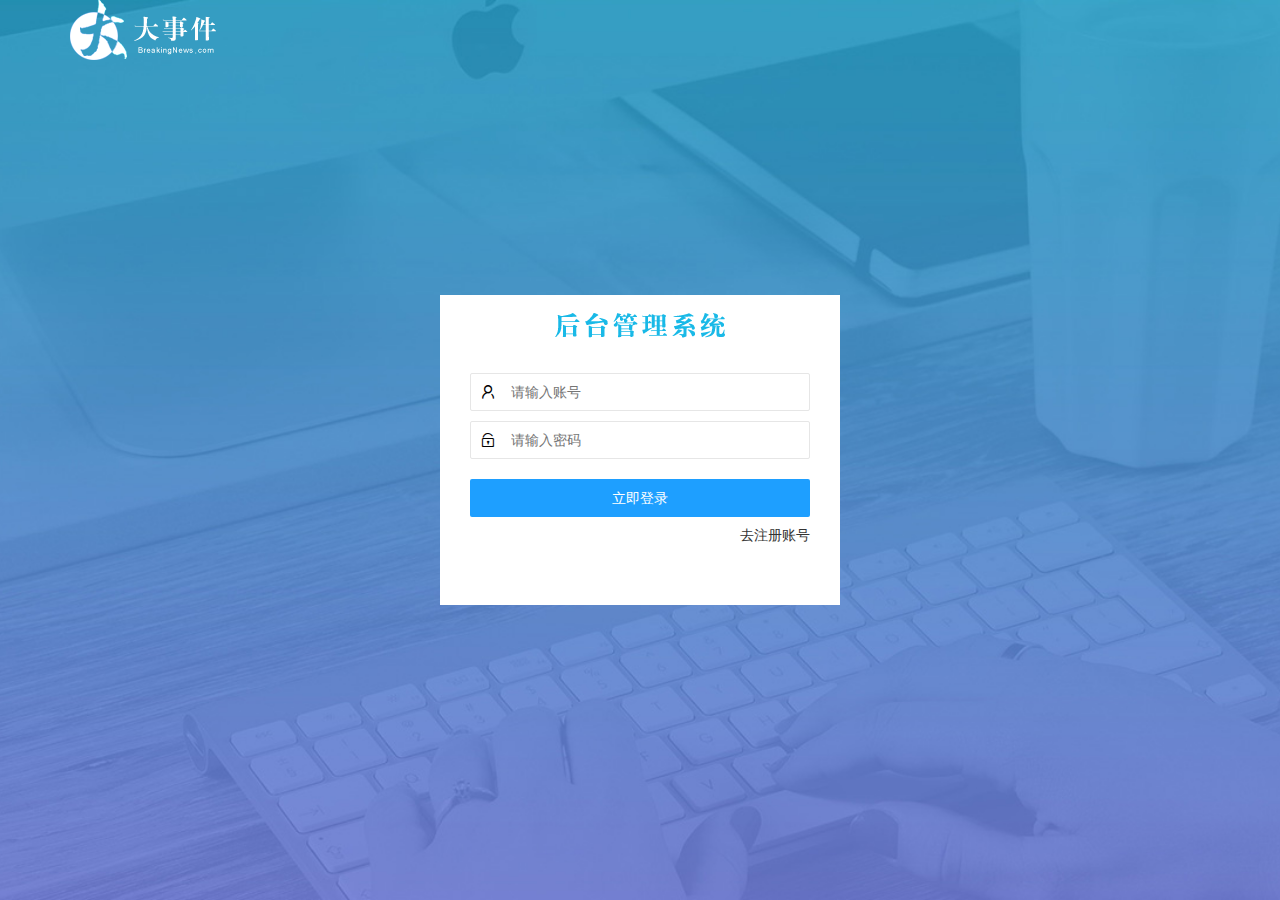
<file: login.html>
<!DOCTYPE html>
<html lang="en">

<head>
    <meta charset="UTF-8">
    <meta http-equiv="X-UA-Compatible" content="IE=edge">
    <meta name="viewport" content="width=device-width, initial-scale=1.0">
    <title>大事件-登录/注册</title>
    <!-- ui文件 -->
    <link rel="stylesheet" href="./assets/lib/layui/css/layui.css">
    <!-- 自己的文件 -->
    <link rel="stylesheet" href="./assets/css/login.css">
</head>

<body>
    <!-- 头部log -->
    <div class="layui-main">
        <img src="./assets/images/logo.png" alt="无法加载请重试或联系我们" title="大事件">
    </div>

    <!-- 登录注册区域 -->
    <div class="login">
        <div class="title-box"></div>
        <!-- 登陆区域 -->
        <div class="login-box">
            <!-- 登录表单 -->
            <form class="layui-form" action="" id="form_login">
                <input type="hidden" name="id" value="">
                <div class="layui-form-item">
                    <label class="layui-form-label"></label>
                    <label class="layui-form-label"></label>
                    <!-- 账号 -->
                    <div class="layui-form-item">
                        <i class="layui-icon layui-icon-username"></i>
                        <input type="text" name="username" required lay-verify="required" placeholder="请输入账号"
                            autocomplete="off" class="layui-input">
                    </div>

                    <!-- 密码 -->
                    <div class="layui-form-item">
                        <i class="layui-icon layui-icon-password"></i>
                        <input type="password" name="password" required lay-verify="required|pwd" placeholder="请输入密码"
                            autocomplete="off" class="layui-input">
                    </div>

                </div>
                <div class="layui-form-item">
                    <button class="layui-btn layui-btn-fluid  layui-btn-normal" lay-submit
                        lay-filter="formDemo">立即登录</button>
                </div>
                <div class="layui-form-item links"><a href="javascript:;" id="login-box">去注册账号</a></div>
            </form>
        </div>
        <!-- 注册区域 -->
        <div class="reg-box">
            <form class="layui-form" action="" id="form_reg">
                <div class="layui-form-item">
                    <label class="layui-form-label"></label>
                    <label class="layui-form-label"></label>
                    <!-- 账号 -->
                    <div class="layui-form-item">
                        <i class="layui-icon layui-icon-username"></i>
                        <input type="text" name="username" required lay-verify="required|user" placeholder="请输入账号"
                            autocomplete="off" class="layui-input">
                    </div>

                    <!-- 密码 -->
                    <div class="layui-form-item">
                        <i class="layui-icon layui-icon-password"></i>
                        <input type="password" name="password" required lay-verify="required|pwd|repow"
                            placeholder="请输入密码" autocomplete="off" class="layui-input">
                    </div>
                    <!-- 再次确认密码 -->
                    <div class="layui-form-item">
                        <i class="layui-icon layui-icon-password"></i>
                        <input type="password" name="password" required lay-verify="required|repow|pwd"
                            placeholder="请再次密码" autocomplete="off" class="layui-input" id="reg-pow">
                    </div>

                </div>
                <div class="layui-form-item">
                    <button class="layui-btn layui-btn-fluid  layui-btn-normal" lay-submit
                        lay-filter="formDemo">立即注册</button>
                </div>
                <div class="layui-form-item links"><a href="javascript:;" id="reg-box">去登录</a></div>
            </form>

        </div>
    </div>
    <!-- 导入layui-->
    <script src="./assets/lib/layui/layui.all.js"></script>
    <!-- 导入jquery -->
    <script src="./assets/lib/jquery.js"></script>
    <!-- 导入bese.js -->
    <script src="./assets/js/beseApi.js"></script>
    <!-- 导入lofinjs文件 -->
    <script src="./assets/js/login.js"></script>

    <script>

    </script>
</body>

</html>
</file>
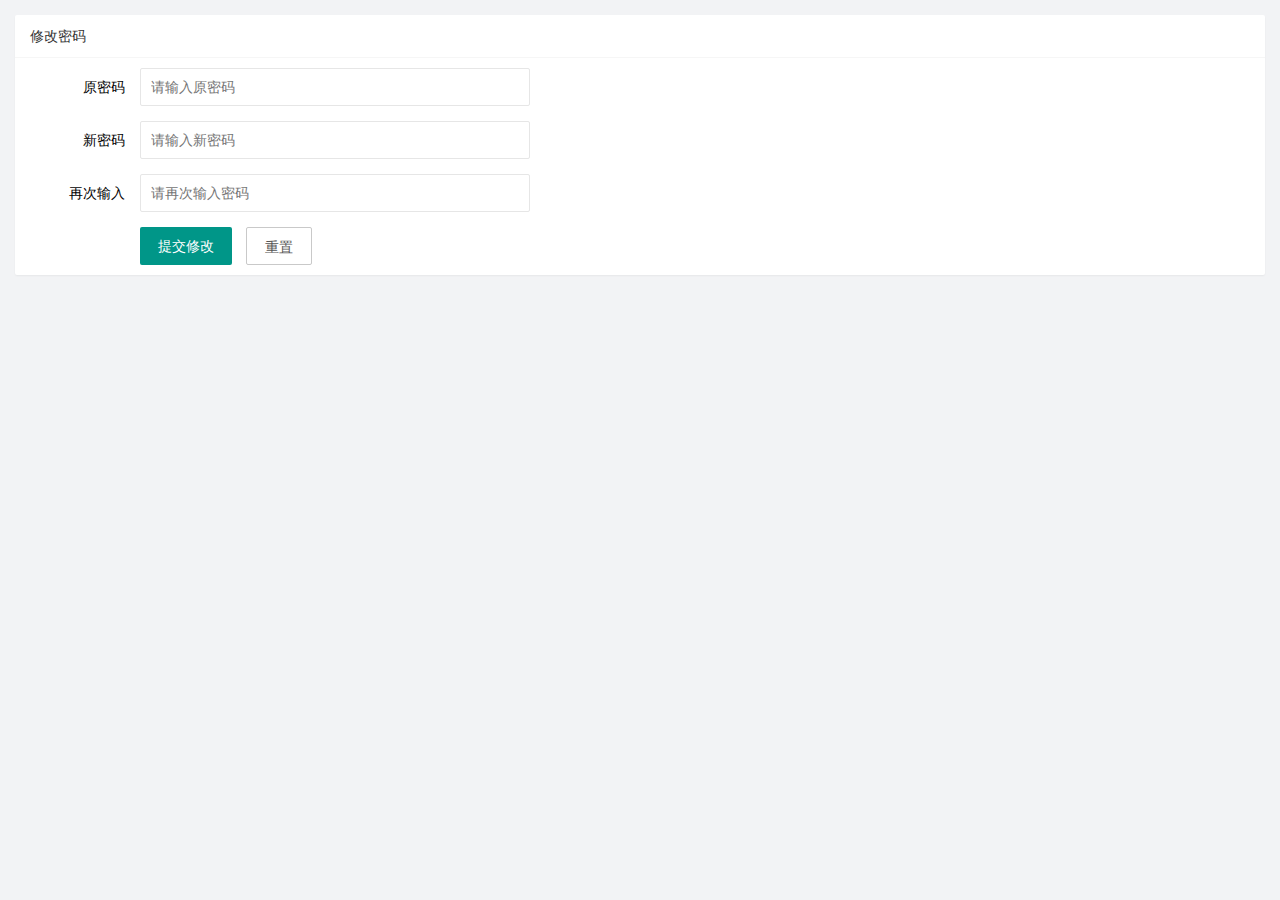
<file: user.pwd.html>
<!DOCTYPE html>
<html lang="en">

<head>
    <meta charset="UTF-8">
    <meta http-equiv="X-UA-Compatible" content="IE=edge">
    <meta name="viewport" content="width=device-width, initial-scale=1.0">
    <title>Document</title>
    <link rel="stylesheet" href="./assets/lib/layui/css/layui.css">
    <link rel="stylesheet" href="./assets/css/pwd.css">

</head>

<body>
    <div class="layui-card">
        <div class="layui-card-header">修改密码</div>
        <div class="layui-card-body">
            <form class="layui-form" action="">
                <div class="layui-form-item">
                    <label class="layui-form-label">原密码</label>
                    <div class="layui-input-block">
                        <input type="password" name="oldPwd" required lay-verify="required|pwd" placeholder="请输入原密码"
                            autocomplete="off" class="layui-input">
                    </div>
                </div>
                <div class="layui-form-item">
                    <label class="layui-form-label">新密码</label>
                    <div class="layui-input-block">
                        <input type="password" name="newPwd" required lay-verify="required|pwd|samPwad"
                            placeholder="请输入新密码" autocomplete="off" class="layui-input">
                    </div>
                </div>
                <div class="layui-form-item">
                    <label class="layui-form-label">再次输入</label>
                    <div class="layui-input-block">
                        <input type="password" name="rePwd" required lay-verify="required|pwd|repwd"
                            placeholder="请再次输入密码" autocomplete="off" class="layui-input" id="newPwd">
                    </div>
                </div>
                <div class="layui-input-block">
                    <button class="layui-btn" lay-submit lay-filter="formDemo">提交修改</button>
                    <button type="reset" class="layui-btn layui-btn-primary" id="btnReset">重置</button>
                </div>
            </form>
        </div>
        <script src="./assets/lib/layui/layui.all.js"></script>
        <script src="./assets/lib/jquery.js"></script>
        <script src="./assets/js/beseApi.js"></script>
        <script src="./assets/js/pwd.js"></script>
</body>

</html>
</file>
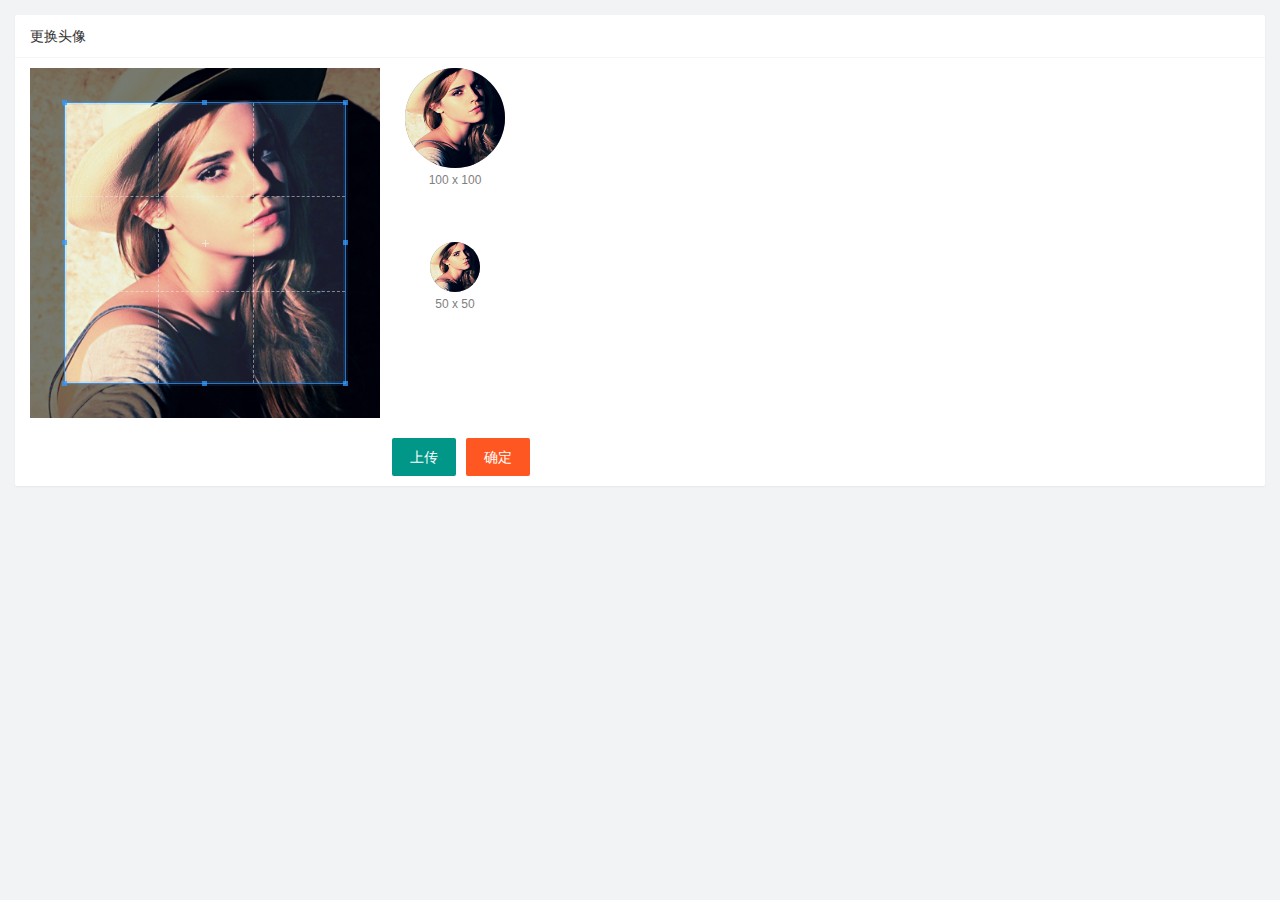
<file: user_avatar.html>
<!DOCTYPE html>
<html lang="en">

<head>
    <meta charset="UTF-8">
    <meta http-equiv="X-UA-Compatible" content="IE=edge">
    <meta name="viewport" content="width=device-width, initial-scale=1.0">
    <title>Document</title>
</head>
<link rel="stylesheet" href="./assets/lib/layui/css/layui.css">
<link rel="stylesheet" href="./assets/lib/cropper/cropper.css" />
<link rel="stylesheet" href="./assets/css/user_avatar.css">

<body>
    <div class="layui-card">
        <div class="layui-card-header">更换头像</div>
        <div class="layui-card-body">
            <!-- 第一行的图片裁剪和预览区域 -->
            <div class="row1">
                <!-- 图片裁剪区域 -->
                <div class="cropper-box">
                    <!-- 这个 img 标签很重要，将来会把它初始化为裁剪区域 -->
                    <img id="image" src="./assets/images/sample.jpg" />
                </div>
                <!-- 图片的预览区域 -->
                <div class="preview-box">
                    <div>
                        <!-- 宽高为 100px 的预览区域 -->
                        <div class="img-preview w100"></div>
                        <p class="size">100 x 100</p>
                    </div>
                    <div>
                        <!-- 宽高为 50px 的预览区域 -->
                        <div class="img-preview w50"></div>
                        <p class="size">50 x 50</p>
                    </div>
                </div>
            </div>

            <!-- 第二行的按钮区域 -->
            <div class="row2">
                <input type="file" id="file" accept="image/png,image/jpge">
                <button type="button" class="layui-btn" id="layui-btn">上传</button>
                <button type="button" class="layui-btn layui-btn-danger" id="btnUpload">确定</button>
            </div>
        </div>
    </div>



    <script src="./assets/lib/jquery.js"></script>
    <script src="./assets/lib/cropper/Cropper.js"></script>
    <script src="./assets/lib/cropper/jquery-cropper.js"></script>
    <script src="./assets/js/beseApi.js"></script>
    <script src="./assets/lib/layui/layui.all.js"></script>
    <script src="./assets/js/user_avatar.js"></script>
</body>

</html>
</file>
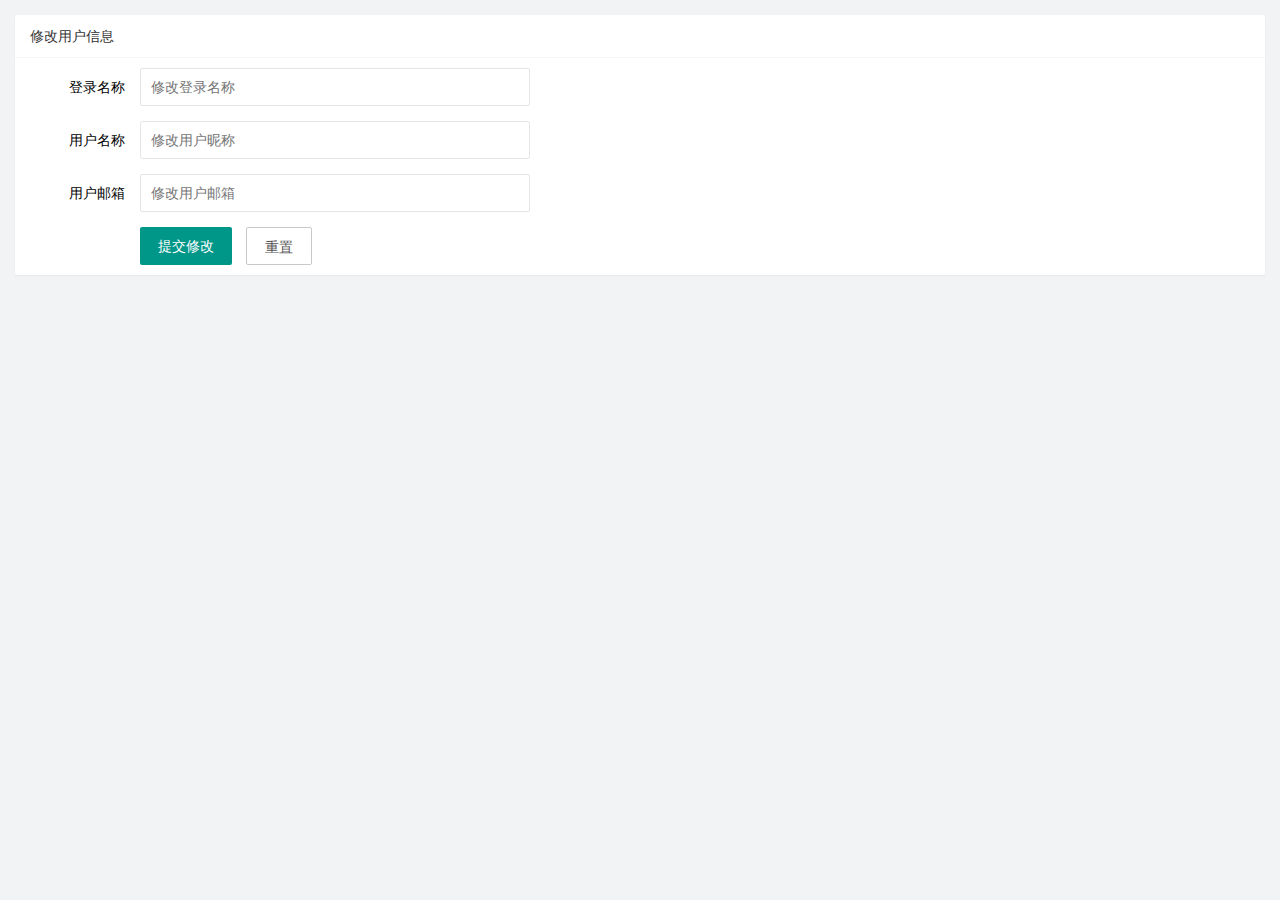
<file: userinfo.html>
<!DOCTYPE html>
<html lang="en">

<head>
    <meta charset="UTF-8">
    <meta http-equiv="X-UA-Compatible" content="IE=edge">
    <meta name="viewport" content="width=device-width, initial-scale=1.0">
    <title>Document</title>
    <link rel="stylesheet" href="./assets/lib/layui/css/layui.css">
    <link rel="stylesheet" href="./assets/css/userinfo.css">
</head>

<body>
    <!-- 卡片 -->
    <div class="layui-card">
        <div class="layui-card-header">修改用户信息</div>
        <div class="layui-card-body">
            <form class="layui-form" lay-filter="formUserInfo">
                <div class="layui-form-item">
                    <label class="layui-form-label">登录名称</label>
                    <div class="layui-input-block">
                        <input type="text" name="username" required lay-verify="required" placeholder="修改登录名称"
                            autocomplete="off" class="layui-input" readonly>
                    </div>
                </div>
                <div class="layui-form-item">
                    <label class="layui-form-label">用户名称</label>
                    <div class="layui-input-block">
                        <input type="text" name="nickname" required lay-verify="required|nickname" placeholder="修改用户昵称"
                            autocomplete="off" class="layui-input">
                    </div>
                </div>
                <div class="layui-form-item">
                    <label class="layui-form-label">用户邮箱</label>
                    <div class="layui-input-block">
                        <input type="text" name="email" required lay-verify="required|email" placeholder="修改用户邮箱"
                            autocomplete="off" class="layui-input">
                    </div>
                </div>
                <div class="layui-input-block">
                    <button class="layui-btn" lay-submit lay-filter="formDemo">提交修改</button>
                    <button type="reset" class="layui-btn layui-btn-primary" id="btnReset">重置</button>
                </div>
                <form>
        </div>
    </div>
    <script src="./assets/lib/layui/layui.all.js"></script>
    <script src="./assets/lib/jquery.js"></script>
    <script src="./assets/js/beseApi.js"></script>
    <script src="./assets/js/user_info.js"></script>
</body>

</html>
</file>
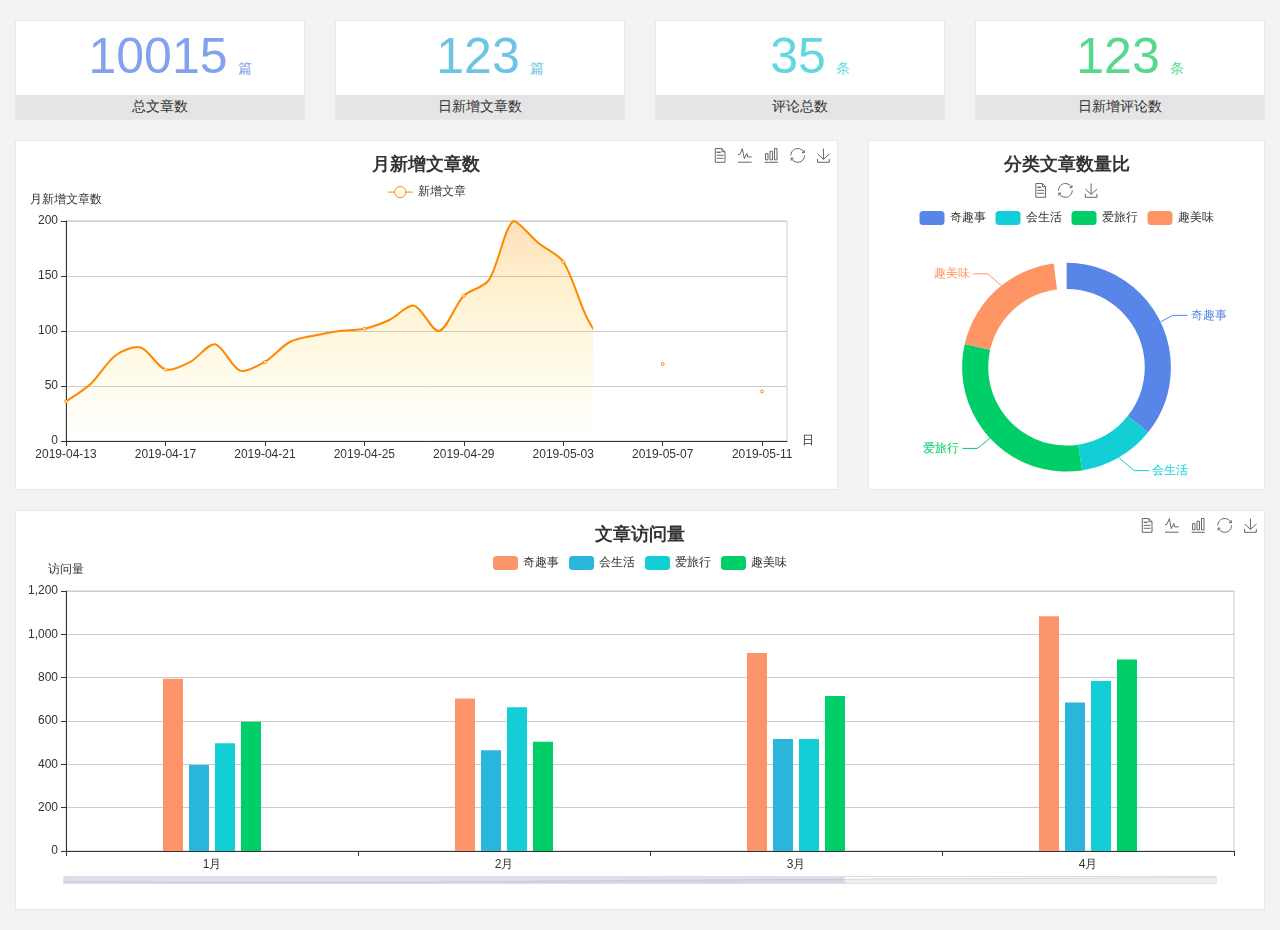
<file: home/dashboard.html>
<!DOCTYPE html>
<html lang="en">

<head>
  <meta charset="UTF-8">
  <meta name="viewport" content="width=device-width, initial-scale=1.0">
  <meta http-equiv="X-UA-Compatible" content="ie=edge">
  <title>图表统计</title>
  <link rel="stylesheet" href="../../assets/lib/bootstrap.css" />
  <link rel="stylesheet" href="../../assets/lib/main.css" />
  <script src="../../assets/lib/jquery.js"></script>
  <script type="text/javascript" src="../../assets/lib/echarts.min.js"></script>
</head>

<body>
  <div class="container-fluid">
    <div class="row spannel_list">
      <div class="col-sm-3 col-xs-6">
        <div class="spannel">
          <em>10015</em><span>篇</span>
          <b>总文章数</b>
        </div>
      </div>
      <div class="col-sm-3 col-xs-6">
        <div class="spannel scolor01">
          <em>123</em><span>篇</span>
          <b>日新增文章数</b>
        </div>
      </div>
      <div class="col-sm-3 col-xs-6">
        <div class="spannel scolor02">
          <em>35</em><span>条</span>
          <b>评论总数</b>
        </div>
      </div>
      <div class="col-sm-3 col-xs-6">
        <div class="spannel scolor03">
          <em>123</em><span>条</span>
          <b>日新增评论数</b>
        </div>
      </div>
    </div>
  </div>

  <div class="container-fluid">
    <div class="row curve-pie">
      <div class="col-lg-8 col-md-8">
        <div class="gragh_pannel" id="curve_show"></div>
      </div>
      <div class="col-lg-4 col-md-4">
        <div class="gragh_pannel" id="pie_show"></div>
      </div>
    </div>
  </div>

  <div class="container-fluid">
    <div class="column_pannel" id="column_show"></div>
  </div>

  <script>
    var oChart = echarts.init(document.getElementById('curve_show'));
    var aList_all = [
      { 'count': 36, 'date': '2019-04-13' },
      { 'count': 52, 'date': '2019-04-14' },
      { 'count': 78, 'date': '2019-04-15' },
      { 'count': 85, 'date': '2019-04-16' },
      { 'count': 65, 'date': '2019-04-17' },
      { 'count': 72, 'date': '2019-04-18' },
      { 'count': 88, 'date': '2019-04-19' },
      { 'count': 64, 'date': '2019-04-20' },
      { 'count': 72, 'date': '2019-04-21' },
      { 'count': 90, 'date': '2019-04-22' },
      { 'count': 96, 'date': '2019-04-23' },
      { 'count': 100, 'date': '2019-04-24' },
      { 'count': 102, 'date': '2019-04-25' },
      { 'count': 110, 'date': '2019-04-26' },
      { 'count': 123, 'date': '2019-04-27' },
      { 'count': 100, 'date': '2019-04-28' },
      { 'count': 132, 'date': '2019-04-29' },
      { 'count': 146, 'date': '2019-04-30' },
      { 'count': 200, 'date': '2019-05-01' },
      { 'count': 180, 'date': '2019-05-02' },
      { 'count': 163, 'date': '2019-05-03' },
      { 'count': 110, 'date': '2019-05-04' },
      { 'count': 80, 'date': '2019-05-05' },
      { 'count': 82, 'date': '2019-05-06' },
      { 'count': 70, 'date': '2019-05-07' },
      { 'count': 65, 'date': '2019-05-08' },
      { 'count': 54, 'date': '2019-05-09' },
      { 'count': 40, 'date': '2019-05-10' },
      { 'count': 45, 'date': '2019-05-11' },
      { 'count': 38, 'date': '2019-05-12' },
    ];

    let aCount = [];
    let aDate = [];

    for (var i = 0; i < aList_all.length; i++) {
      aCount.push(aList_all[i].count);
      aDate.push(aList_all[i].date);
    }

    var chartopt = {
      title: {
        text: '月新增文章数',
        left: 'center',
        top: '10'
      },
      tooltip: {
        trigger: 'axis'
      },
      legend: {
        data: ['新增文章'],
        top: '40'
      },
      toolbox: {
        show: true,
        feature: {
          mark: { show: true },
          dataView: { show: true, readOnly: false },
          magicType: { show: true, type: ['line', 'bar'] },
          restore: { show: true },
          saveAsImage: { show: true }
        }
      },
      calculable: true,
      xAxis: [
        {
          name: '日',
          type: 'category',
          boundaryGap: false,
          data: aDate
        }
      ],
      yAxis: [
        {
          name: '月新增文章数',
          type: 'value'
        }
      ],
      series: [
        {
          name: '新增文章',
          type: 'line',
          smooth: true,
          itemStyle: { normal: { areaStyle: { type: 'default' }, color: '#f80' }, lineStyle: { color: '#f80' } },
          data: aCount
        }],
      areaStyle: {
        normal: {
          color: new echarts.graphic.LinearGradient(0, 0, 0, 1, [{
            offset: 0,
            color: 'rgba(255,136,0,0.39)'
          }, {
            offset: .34,
            color: 'rgba(255,180,0,0.25)'
          }, {
            offset: 1,
            color: 'rgba(255,222,0,0.00)'
          }])

        }
      },
      grid: {
        show: true,
        x: 50,
        x2: 50,
        y: 80,
        height: 220
      }
    };

    oChart.setOption(chartopt);


    var oPie = echarts.init(document.getElementById('pie_show'));
    var oPieopt =
    {
      title: {
        top: 10,
        text: '分类文章数量比',
        x: 'center'
      },
      tooltip: {
        trigger: 'item',
        formatter: "{a} <br/>{b} : {c} ({d}%)"
      },
      color: ['#5885e8', '#13cfd5', '#00ce68', '#ff9565'],
      legend: {
        x: 'center',
        top: 65,
        data: ['奇趣事', '会生活', '爱旅行', '趣美味']
      },
      toolbox: {
        show: true,
        x: 'center',
        top: 35,
        feature: {
          mark: { show: true },
          dataView: { show: true, readOnly: false },
          magicType: {
            show: true,
            type: ['pie', 'funnel'],
            option: {
              funnel: {
                x: '25%',
                width: '50%',
                funnelAlign: 'left',
                max: 1548
              }
            }
          },
          restore: { show: true },
          saveAsImage: { show: true }
        }
      },
      calculable: true,
      series: [
        {
          name: '访问来源',
          type: 'pie',
          radius: ['45%', '60%'],
          center: ['50%', '65%'],
          data: [
            { value: 300, name: '奇趣事' },
            { value: 100, name: '会生活' },
            { value: 260, name: '爱旅行' },
            { value: 180, name: '趣美味' }
          ]
        }
      ]
    };
    oPie.setOption(oPieopt);



    var oColumn = this.echarts.init(document.getElementById('column_show'));
    var oColumnopt =
    {
      title: {
        text: '文章访问量',
        left: 'center',
        top: '10'
      },
      tooltip: {
        trigger: 'axis'
      },
      legend: {
        data: ['奇趣事', '会生活', '爱旅行', '趣美味'],
        top: '40'
      },
      toolbox: {
        show: true,
        feature: {
          mark: { show: true },
          dataView: { show: true, readOnly: false },
          magicType: { show: true, type: ['line', 'bar'] },
          restore: { show: true },
          saveAsImage: { show: true }
        }
      },
      calculable: true,
      xAxis: [
        {
          type: 'category',
          data: ['1月', '2月', '3月', '4月', '5月']
        }
      ],
      yAxis: [
        {
          name: '访问量',
          type: 'value'
        }
      ],
      series: [
        {
          name: '奇趣事',
          type: 'bar',
          barWidth: 20,
          itemStyle: {
            normal: { areaStyle: { type: 'default' }, color: '#fd956a' }
          },
          data: [800, 708, 920, 1090, 1200]
        },
        {
          name: '会生活',
          type: 'bar',
          barWidth: 20,
          itemStyle: {
            normal: { areaStyle: { type: 'default' }, color: '#2bb6db' }
          },
          data: [400, 468, 520, 690, 800]
        },
        {
          name: '爱旅行',
          type: 'bar',
          barWidth: 20,
          itemStyle: {
            normal: { areaStyle: { type: 'default' }, color: '#13cfd5' }
          },
          data: [500, 668, 520, 790, 900]
        },
        {
          name: '趣美味',
          type: 'bar',
          barWidth: 20,
          itemStyle: {
            normal: { areaStyle: { type: 'default' }, color: '#00ce68' }
          },
          data: [600, 508, 720, 890, 1000]
        }
      ],
      grid: {
        show: true,
        x: 50,
        x2: 30,
        y: 80,
        height: 260
      },
      dataZoom: [//给x轴设置滚动条
        {
          start: 0,//默认为0
          end: 100 - 1000 / 31,//默认为100
          type: 'slider',
          show: true,
          xAxisIndex: [0],
          handleSize: 0,//滑动条的 左右2个滑动条的大小
          height: 8,//组件高度
          left: 45, //左边的距离
          right: 50,//右边的距离
          bottom: 26,//右边的距离
          handleColor: '#ddd',//h滑动图标的颜色
          handleStyle: {
            borderColor: "#cacaca",
            borderWidth: "1",
            shadowBlur: 2,
            background: "#ddd",
            shadowColor: "#ddd",
          }
        }]
    };
    oColumn.setOption(oColumnopt);
  </script>
</body>

</html>
</file>
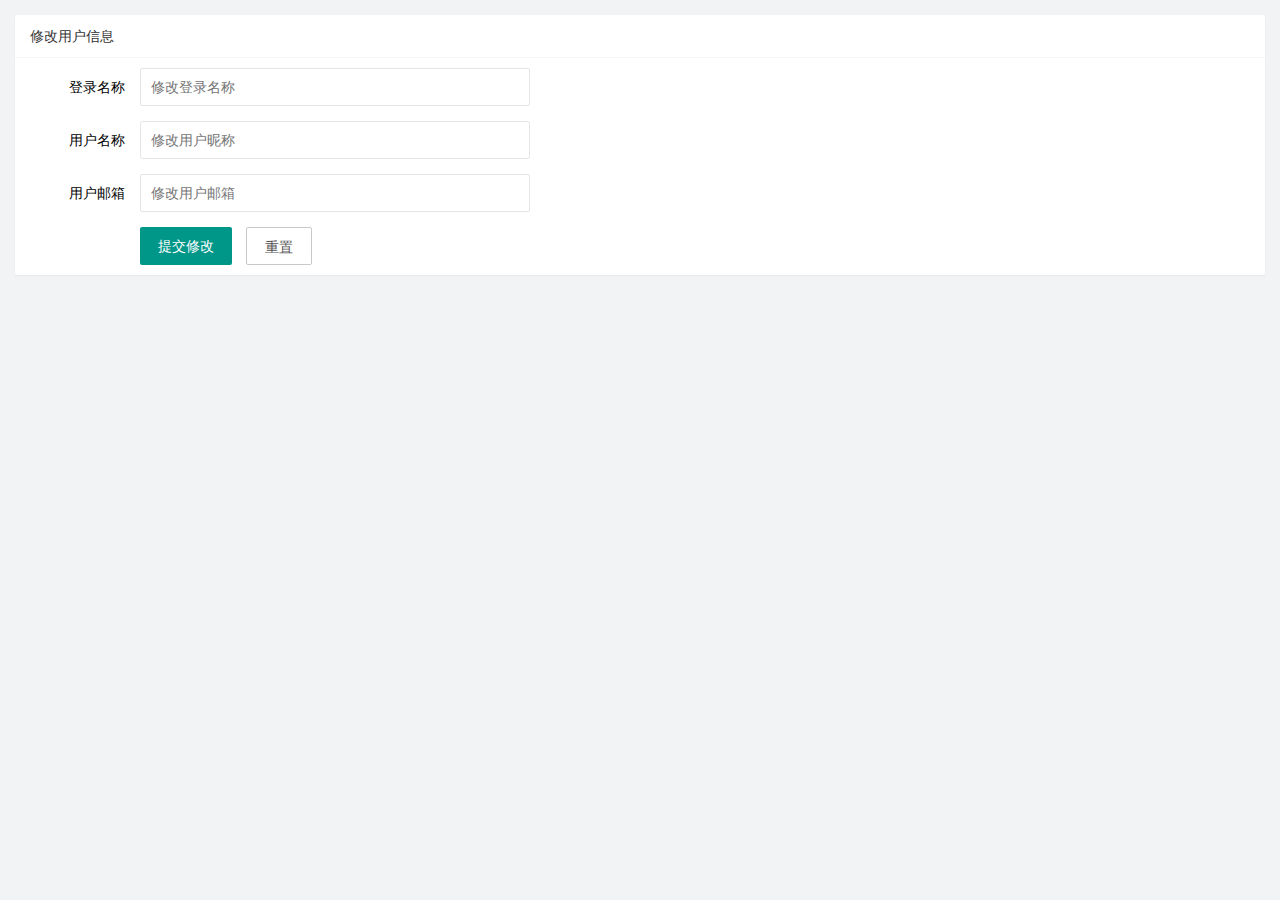
<file: home/userinfo.html>
<!DOCTYPE html>
<html lang="en">

<head>
    <meta charset="UTF-8">
    <meta http-equiv="X-UA-Compatible" content="IE=edge">
    <meta name="viewport" content="width=device-width, initial-scale=1.0">
    <title>Document</title>
    <link rel="stylesheet" href="../assets/lib/layui/css/layui.css">
    <link rel="stylesheet" href="../assets/css/userinfo.css">
</head>

<body>
    <!-- 卡片 -->
    <div class="layui-card">
        <div class="layui-card-header">修改用户信息</div>
        <div class="layui-card-body">
            <form class="layui-form" lay-filter="formUserInfo">
                <div class="layui-form-item">
                    <label class="layui-form-label">登录名称</label>
                    <div class="layui-input-block">
                        <input type="text" name="username" required lay-verify="required" placeholder="修改登录名称"
                            autocomplete="off" class="layui-input" readonly>
                    </div>
                </div>
                <div class="layui-form-item">
                    <label class="layui-form-label">用户名称</label>
                    <div class="layui-input-block">
                        <input type="text" name="nickname" required lay-verify="required|nickname" placeholder="修改用户昵称"
                            autocomplete="off" class="layui-input">
                    </div>
                </div>
                <div class="layui-form-item">
                    <label class="layui-form-label">用户邮箱</label>
                    <div class="layui-input-block">
                        <input type="text" name="email" required lay-verify="required|email" placeholder="修改用户邮箱"
                            autocomplete="off" class="layui-input">
                    </div>
                </div>
                <div class="layui-input-block">
                    <button class="layui-btn" lay-submit lay-filter="formDemo">提交修改</button>
                    <button type="reset" class="layui-btn layui-btn-primary">重置</button>
                </div>
                <form>
        </div>
    </div>
    <script src="../assets/lib/layui/layui.all.js"></script>
    <script src="../assets/lib/jquery.js"></script>
    <script src="../assets/js/beseApi.js"></script>
    <script src="../assets/js/user_info.js"></script>
</body>

</html>
</file>
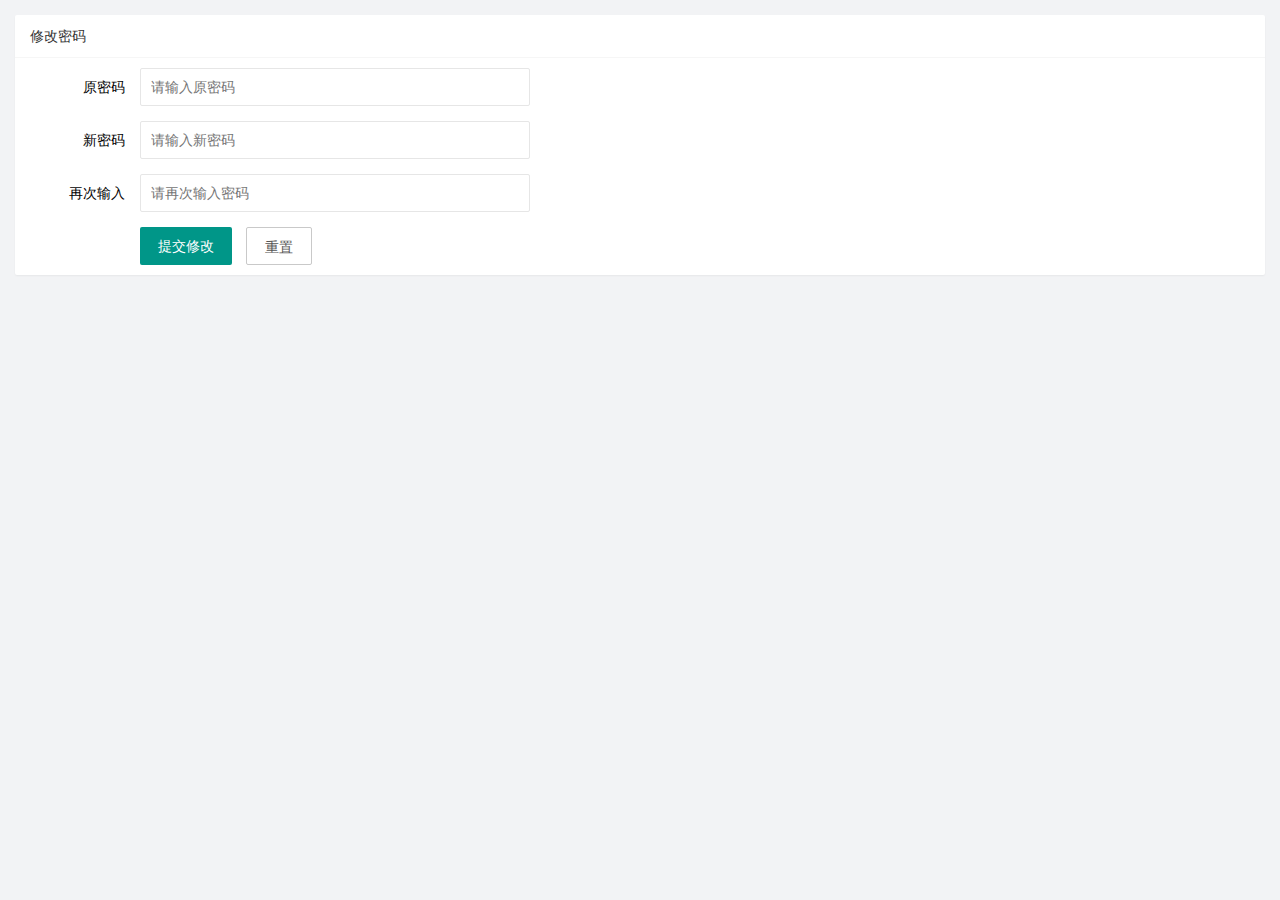
<file: user/user.pwd.html>
<!DOCTYPE html>
<html lang="en">

<head>
    <meta charset="UTF-8">
    <meta http-equiv="X-UA-Compatible" content="IE=edge">
    <meta name="viewport" content="width=device-width, initial-scale=1.0">
    <title>Document</title>
    <link rel="stylesheet" href="../assets/lib/layui/css/layui.css">
    <link rel="stylesheet" href="../assets/css/pwd.css">

</head>

<body>
    <div class="layui-card">
        <div class="layui-card-header">修改密码</div>
        <div class="layui-card-body">
            <form class="layui-form" action="">
                <div class="layui-form-item">
                    <label class="layui-form-label">原密码</label>
                    <div class="layui-input-block">
                        <input type="password" name="oldPwd" required lay-verify="required|pwd" placeholder="请输入原密码"
                            autocomplete="off" class="layui-input">
                    </div>
                </div>
                <div class="layui-form-item">
                    <label class="layui-form-label">新密码</label>
                    <div class="layui-input-block">
                        <input type="password" name="newPwd" required lay-verify="required|pwd|samPwad"
                            placeholder="请输入新密码" autocomplete="off" class="layui-input">
                    </div>
                </div>
                <div class="layui-form-item">
                    <label class="layui-form-label">再次输入</label>
                    <div class="layui-input-block">
                        <input type="password" name="rePwd" required lay-verify="required|pwd|repwd"
                            placeholder="请再次输入密码" autocomplete="off" class="layui-input" id="newPwd">
                    </div>
                </div>
                <div class="layui-input-block">
                    <button class="layui-btn" lay-submit lay-filter="formDemo">提交修改</button>
                    <button type="reset" class="layui-btn layui-btn-primary" id="btnReset">重置</button>
                </div>
            </form>
        </div>
        <script src="../assets/lib/layui/layui.all.js"></script>
        <script src="../assets/lib/jquery.js"></script>
        <script src="../assets/js/beseApi.js"></script>
        <script src="../assets/js/pwd.js"></script>
</body>

</html>
</file>
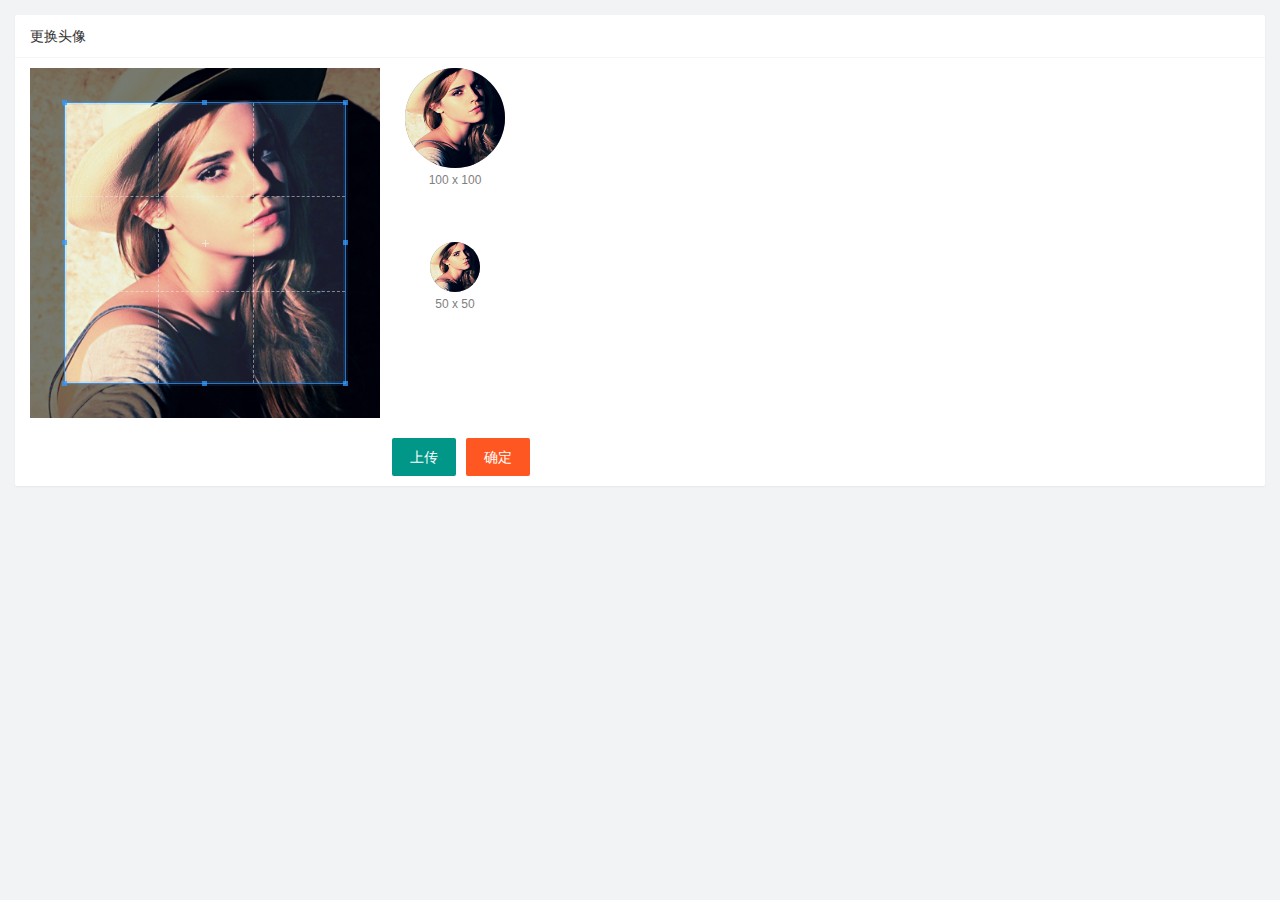
<file: user/user_avatar.html>
<!DOCTYPE html>
<html lang="en">

<head>
    <meta charset="UTF-8">
    <meta http-equiv="X-UA-Compatible" content="IE=edge">
    <meta name="viewport" content="width=device-width, initial-scale=1.0">
    <title>Document</title>
</head>
<link rel="stylesheet" href="../assets/lib/layui/css/layui.css">
<link rel="stylesheet" href="../assets/lib/cropper/cropper.css" />
<link rel="stylesheet" href="../assets/css/user_avatar.css">

<body>
    <div class="layui-card">
        <div class="layui-card-header">更换头像</div>
        <div class="layui-card-body">
            <!-- 第一行的图片裁剪和预览区域 -->
            <div class="row1">
                <!-- 图片裁剪区域 -->
                <div class="cropper-box">
                    <!-- 这个 img 标签很重要，将来会把它初始化为裁剪区域 -->
                    <img id="image" src="../assets/images/sample.jpg" />
                </div>
                <!-- 图片的预览区域 -->
                <div class="preview-box">
                    <div>
                        <!-- 宽高为 100px 的预览区域 -->
                        <div class="img-preview w100"></div>
                        <p class="size">100 x 100</p>
                    </div>
                    <div>
                        <!-- 宽高为 50px 的预览区域 -->
                        <div class="img-preview w50"></div>
                        <p class="size">50 x 50</p>
                    </div>
                </div>
            </div>

            <!-- 第二行的按钮区域 -->
            <div class="row2">
                <input type="file" id="file" accept="image/png,image/jpge">
                <button type="button" class="layui-btn" id="layui-btn">上传</button>
                <button type="button" class="layui-btn layui-btn-danger" id="btnUpload">确定</button>
            </div>
        </div>
    </div>



    <script src="../assets/lib/jquery.js"></script>
    <script src="../assets/lib/cropper/Cropper.js"></script>
    <script src="../assets/lib/cropper/jquery-cropper.js"></script>
    <script src="../assets/js/beseApi.js"></script>
    <script src="../assets/lib/layui/layui.all.js"></script>
    <script src="../assets/js/user_avatar.js"></script>
</body>

</html>
</file>
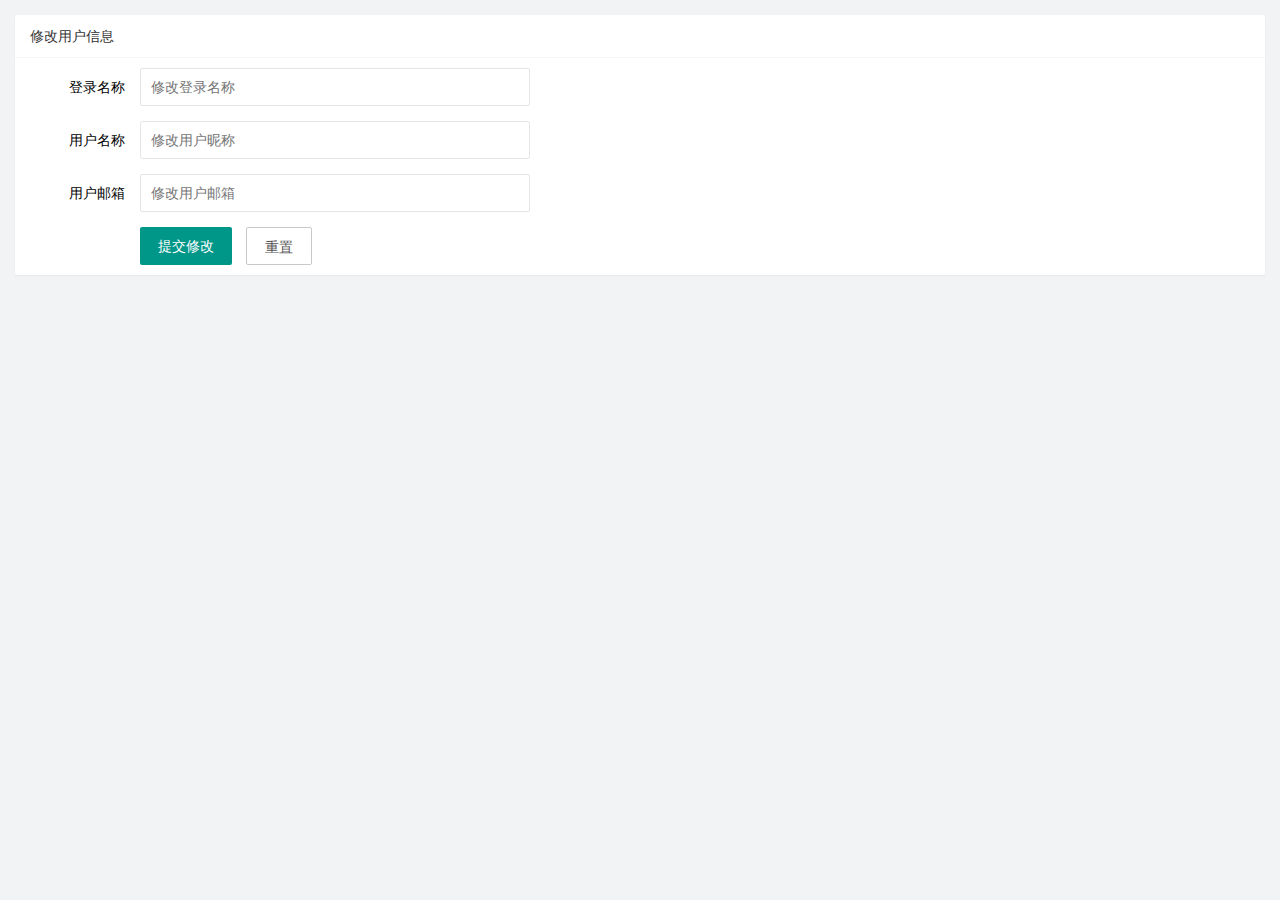
<file: user/userinfo.html>
<!DOCTYPE html>
<html lang="en">

<head>
    <meta charset="UTF-8">
    <meta http-equiv="X-UA-Compatible" content="IE=edge">
    <meta name="viewport" content="width=device-width, initial-scale=1.0">
    <title>Document</title>
    <link rel="stylesheet" href="../assets/lib/layui/css/layui.css">
    <link rel="stylesheet" href="../assets/css/userinfo.css">
</head>

<body>
    <!-- 卡片 -->
    <div class="layui-card">
        <div class="layui-card-header">修改用户信息</div>
        <div class="layui-card-body">
            <form class="layui-form" lay-filter="formUserInfo">
                <div class="layui-form-item">
                    <label class="layui-form-label">登录名称</label>
                    <div class="layui-input-block">
                        <input type="text" name="username" required lay-verify="required" placeholder="修改登录名称"
                            autocomplete="off" class="layui-input" readonly>
                    </div>
                </div>
                <div class="layui-form-item">
                    <label class="layui-form-label">用户名称</label>
                    <div class="layui-input-block">
                        <input type="text" name="nickname" required lay-verify="required|nickname" placeholder="修改用户昵称"
                            autocomplete="off" class="layui-input">
                    </div>
                </div>
                <div class="layui-form-item">
                    <label class="layui-form-label">用户邮箱</label>
                    <div class="layui-input-block">
                        <input type="text" name="email" required lay-verify="required|email" placeholder="修改用户邮箱"
                            autocomplete="off" class="layui-input">
                    </div>
                </div>
                <div class="layui-input-block">
                    <button class="layui-btn" lay-submit lay-filter="formDemo">提交修改</button>
                    <button type="reset" class="layui-btn layui-btn-primary" id="btnReset">重置</button>
                </div>
                <form>
        </div>
    </div>
    <script src="../assets/lib/layui/layui.all.js"></script>
    <script src="../assets/lib/jquery.js"></script>
    <script src="../assets/js/beseApi.js"></script>
    <script src="../assets/js/user_info.js"></script>
</body>

</html>
</file>
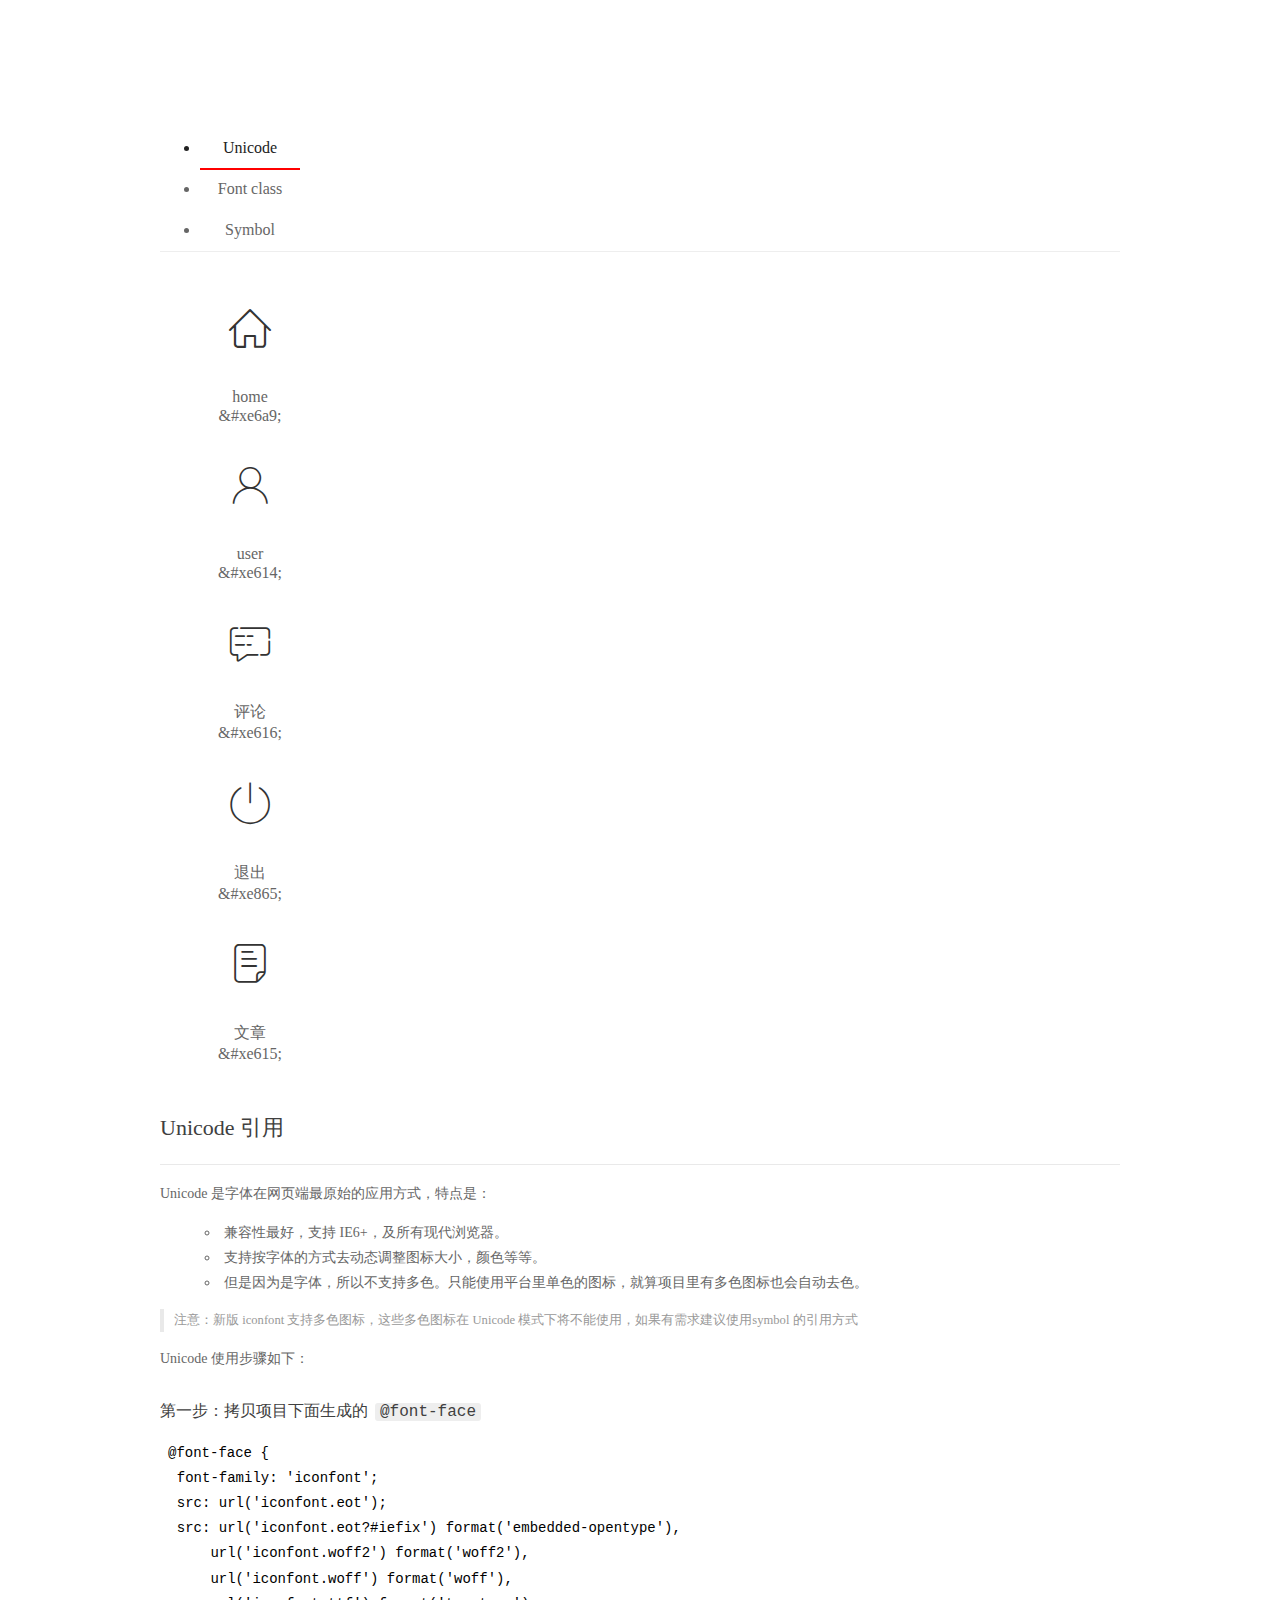
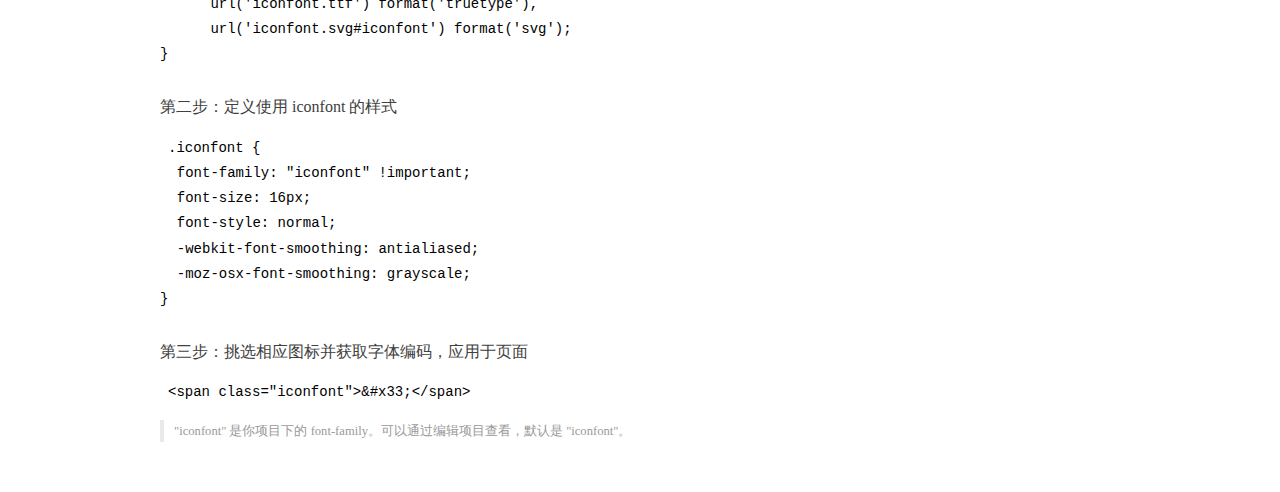
<file: assets/fonts/demo_index.html>
<!DOCTYPE html>
<html>
<head>
  <meta charset="utf-8"/>
  <title>IconFont Demo</title>
  <link rel="shortcut icon" href="https://gtms04.alicdn.com/tps/i4/TB1_oz6GVXXXXaFXpXXJDFnIXXX-64-64.ico" type="image/x-icon"/>
  <link rel="stylesheet" href="https://g.alicdn.com/thx/cube/1.3.2/cube.min.css">
  <link rel="stylesheet" href="demo.css">
  <link rel="stylesheet" href="iconfont.css">
  <script src="iconfont.js"></script>
  <!-- jQuery -->
  <script src="https://a1.alicdn.com/oss/uploads/2018/12/26/7bfddb60-08e8-11e9-9b04-53e73bb6408b.js"></script>
  <!-- 代码高亮 -->
  <script src="https://a1.alicdn.com/oss/uploads/2018/12/26/a3f714d0-08e6-11e9-8a15-ebf944d7534c.js"></script>
</head>
<body>
  <div class="main">
    <h1 class="logo"><a href="https://www.iconfont.cn/" title="iconfont 首页" target="_blank">&#xe86b;</a></h1>
    <div class="nav-tabs">
      <ul id="tabs" class="dib-box">
        <li class="dib active"><span>Unicode</span></li>
        <li class="dib"><span>Font class</span></li>
        <li class="dib"><span>Symbol</span></li>
      </ul>
      
    </div>
    <div class="tab-container">
      <div class="content unicode" style="display: block;">
          <ul class="icon_lists dib-box">
          
            <li class="dib">
              <span class="icon iconfont">&#xe6a9;</span>
                <div class="name">home</div>
                <div class="code-name">&amp;#xe6a9;</div>
              </li>
          
            <li class="dib">
              <span class="icon iconfont">&#xe614;</span>
                <div class="name">user</div>
                <div class="code-name">&amp;#xe614;</div>
              </li>
          
            <li class="dib">
              <span class="icon iconfont">&#xe616;</span>
                <div class="name">评论</div>
                <div class="code-name">&amp;#xe616;</div>
              </li>
          
            <li class="dib">
              <span class="icon iconfont">&#xe865;</span>
                <div class="name">退出</div>
                <div class="code-name">&amp;#xe865;</div>
              </li>
          
            <li class="dib">
              <span class="icon iconfont">&#xe615;</span>
                <div class="name">文章</div>
                <div class="code-name">&amp;#xe615;</div>
              </li>
          
          </ul>
          <div class="article markdown">
          <h2 id="unicode-">Unicode 引用</h2>
          <hr>

          <p>Unicode 是字体在网页端最原始的应用方式，特点是：</p>
          <ul>
            <li>兼容性最好，支持 IE6+，及所有现代浏览器。</li>
            <li>支持按字体的方式去动态调整图标大小，颜色等等。</li>
            <li>但是因为是字体，所以不支持多色。只能使用平台里单色的图标，就算项目里有多色图标也会自动去色。</li>
          </ul>
          <blockquote>
            <p>注意：新版 iconfont 支持多色图标，这些多色图标在 Unicode 模式下将不能使用，如果有需求建议使用symbol 的引用方式</p>
          </blockquote>
          <p>Unicode 使用步骤如下：</p>
          <h3 id="-font-face">第一步：拷贝项目下面生成的 <code>@font-face</code></h3>
<pre><code class="language-css"
>@font-face {
  font-family: 'iconfont';
  src: url('iconfont.eot');
  src: url('iconfont.eot?#iefix') format('embedded-opentype'),
      url('iconfont.woff2') format('woff2'),
      url('iconfont.woff') format('woff'),
      url('iconfont.ttf') format('truetype'),
      url('iconfont.svg#iconfont') format('svg');
}
</code></pre>
          <h3 id="-iconfont-">第二步：定义使用 iconfont 的样式</h3>
<pre><code class="language-css"
>.iconfont {
  font-family: "iconfont" !important;
  font-size: 16px;
  font-style: normal;
  -webkit-font-smoothing: antialiased;
  -moz-osx-font-smoothing: grayscale;
}
</code></pre>
          <h3 id="-">第三步：挑选相应图标并获取字体编码，应用于页面</h3>
<pre>
<code class="language-html"
>&lt;span class="iconfont"&gt;&amp;#x33;&lt;/span&gt;
</code></pre>
          <blockquote>
            <p>"iconfont" 是你项目下的 font-family。可以通过编辑项目查看，默认是 "iconfont"。</p>
          </blockquote>
          </div>
      </div>
      <div class="content font-class">
        <ul class="icon_lists dib-box">
          
          <li class="dib">
            <span class="icon iconfont icon-home"></span>
            <div class="name">
              home
            </div>
            <div class="code-name">.icon-home
            </div>
          </li>
          
          <li class="dib">
            <span class="icon iconfont icon-user"></span>
            <div class="name">
              user
            </div>
            <div class="code-name">.icon-user
            </div>
          </li>
          
          <li class="dib">
            <span class="icon iconfont icon-pinglun"></span>
            <div class="name">
              评论
            </div>
            <div class="code-name">.icon-pinglun
            </div>
          </li>
          
          <li class="dib">
            <span class="icon iconfont icon-tuichu"></span>
            <div class="name">
              退出
            </div>
            <div class="code-name">.icon-tuichu
            </div>
          </li>
          
          <li class="dib">
            <span class="icon iconfont icon-16"></span>
            <div class="name">
              文章
            </div>
            <div class="code-name">.icon-16
            </div>
          </li>
          
        </ul>
        <div class="article markdown">
        <h2 id="font-class-">font-class 引用</h2>
        <hr>

        <p>font-class 是 Unicode 使用方式的一种变种，主要是解决 Unicode 书写不直观，语意不明确的问题。</p>
        <p>与 Unicode 使用方式相比，具有如下特点：</p>
        <ul>
          <li>兼容性良好，支持 IE8+，及所有现代浏览器。</li>
          <li>相比于 Unicode 语意明确，书写更直观。可以很容易分辨这个 icon 是什么。</li>
          <li>因为使用 class 来定义图标，所以当要替换图标时，只需要修改 class 里面的 Unicode 引用。</li>
          <li>不过因为本质上还是使用的字体，所以多色图标还是不支持的。</li>
        </ul>
        <p>使用步骤如下：</p>
        <h3 id="-fontclass-">第一步：引入项目下面生成的 fontclass 代码：</h3>
<pre><code class="language-html">&lt;link rel="stylesheet" href="./iconfont.css"&gt;
</code></pre>
        <h3 id="-">第二步：挑选相应图标并获取类名，应用于页面：</h3>
<pre><code class="language-html">&lt;span class="iconfont icon-xxx"&gt;&lt;/span&gt;
</code></pre>
        <blockquote>
          <p>"
            iconfont" 是你项目下的 font-family。可以通过编辑项目查看，默认是 "iconfont"。</p>
        </blockquote>
      </div>
      </div>
      <div class="content symbol">
          <ul class="icon_lists dib-box">
          
            <li class="dib">
                <svg class="icon svg-icon" aria-hidden="true">
                  <use xlink:href="#icon-home"></use>
                </svg>
                <div class="name">home</div>
                <div class="code-name">#icon-home</div>
            </li>
          
            <li class="dib">
                <svg class="icon svg-icon" aria-hidden="true">
                  <use xlink:href="#icon-user"></use>
                </svg>
                <div class="name">user</div>
                <div class="code-name">#icon-user</div>
            </li>
          
            <li class="dib">
                <svg class="icon svg-icon" aria-hidden="true">
                  <use xlink:href="#icon-pinglun"></use>
                </svg>
                <div class="name">评论</div>
                <div class="code-name">#icon-pinglun</div>
            </li>
          
            <li class="dib">
                <svg class="icon svg-icon" aria-hidden="true">
                  <use xlink:href="#icon-tuichu"></use>
                </svg>
                <div class="name">退出</div>
                <div class="code-name">#icon-tuichu</div>
            </li>
          
            <li class="dib">
                <svg class="icon svg-icon" aria-hidden="true">
                  <use xlink:href="#icon-16"></use>
                </svg>
                <div class="name">文章</div>
                <div class="code-name">#icon-16</div>
            </li>
          
          </ul>
          <div class="article markdown">
          <h2 id="symbol-">Symbol 引用</h2>
          <hr>

          <p>这是一种全新的使用方式，应该说这才是未来的主流，也是平台目前推荐的用法。相关介绍可以参考这篇<a href="">文章</a>
            这种用法其实是做了一个 SVG 的集合，与另外两种相比具有如下特点：</p>
          <ul>
            <li>支持多色图标了，不再受单色限制。</li>
            <li>通过一些技巧，支持像字体那样，通过 <code>font-size</code>, <code>color</code> 来调整样式。</li>
            <li>兼容性较差，支持 IE9+，及现代浏览器。</li>
            <li>浏览器渲染 SVG 的性能一般，还不如 png。</li>
          </ul>
          <p>使用步骤如下：</p>
          <h3 id="-symbol-">第一步：引入项目下面生成的 symbol 代码：</h3>
<pre><code class="language-html">&lt;script src="./iconfont.js"&gt;&lt;/script&gt;
</code></pre>
          <h3 id="-css-">第二步：加入通用 CSS 代码（引入一次就行）：</h3>
<pre><code class="language-html">&lt;style&gt;
.icon {
  width: 1em;
  height: 1em;
  vertical-align: -0.15em;
  fill: currentColor;
  overflow: hidden;
}
&lt;/style&gt;
</code></pre>
          <h3 id="-">第三步：挑选相应图标并获取类名，应用于页面：</h3>
<pre><code class="language-html">&lt;svg class="icon" aria-hidden="true"&gt;
  &lt;use xlink:href="#icon-xxx"&gt;&lt;/use&gt;
&lt;/svg&gt;
</code></pre>
          </div>
      </div>

    </div>
  </div>
  <script>
  $(document).ready(function () {
      $('.tab-container .content:first').show()

      $('#tabs li').click(function (e) {
        var tabContent = $('.tab-container .content')
        var index = $(this).index()

        if ($(this).hasClass('active')) {
          return
        } else {
          $('#tabs li').removeClass('active')
          $(this).addClass('active')

          tabContent.hide().eq(index).fadeIn()
        }
      })
    })
  </script>
</body>
</html>
</file>
<file: assets/lib/layui/css/layui.css>
/** layui-v2.5.5 MIT License By https://www.layui.com */
 .layui-inline,img{display:inline-block;vertical-align:middle}h1,h2,h3,h4,h5,h6{font-weight:400}.layui-edge,.layui-header,.layui-inline,.layui-main{position:relative}.layui-body,.layui-edge,.layui-elip{overflow:hidden}.layui-btn,.layui-edge,.layui-inline,img{vertical-align:middle}.layui-btn,.layui-disabled,.layui-icon,.layui-unselect{-moz-user-select:none;-webkit-user-select:none;-ms-user-select:none}.layui-elip,.layui-form-checkbox span,.layui-form-pane .layui-form-label{text-overflow:ellipsis;white-space:nowrap}.layui-breadcrumb,.layui-tree-btnGroup{visibility:hidden}blockquote,body,button,dd,div,dl,dt,form,h1,h2,h3,h4,h5,h6,input,li,ol,p,pre,td,textarea,th,ul{margin:0;padding:0;-webkit-tap-highlight-color:rgba(0,0,0,0)}a:active,a:hover{outline:0}img{border:none}li{list-style:none}table{border-collapse:collapse;border-spacing:0}h4,h5,h6{font-size:100%}button,input,optgroup,option,select,textarea{font-family:inherit;font-size:inherit;font-style:inherit;font-weight:inherit;outline:0}pre{white-space:pre-wrap;white-space:-moz-pre-wrap;white-space:-pre-wrap;white-space:-o-pre-wrap;word-wrap:break-word}body{line-height:24px;font:14px Helvetica Neue,Helvetica,PingFang SC,Tahoma,Arial,sans-serif}hr{height:1px;margin:10px 0;border:0;clear:both}a{color:#333;text-decoration:none}a:hover{color:#777}a cite{font-style:normal;*cursor:pointer}.layui-border-box,.layui-border-box *{box-sizing:border-box}.layui-box,.layui-box *{box-sizing:content-box}.layui-clear{clear:both;*zoom:1}.layui-clear:after{content:'\20';clear:both;*zoom:1;display:block;height:0}.layui-inline{*display:inline;*zoom:1}.layui-edge{display:inline-block;width:0;height:0;border-width:6px;border-style:dashed;border-color:transparent}.layui-edge-top{top:-4px;border-bottom-color:#999;border-bottom-style:solid}.layui-edge-right{border-left-color:#999;border-left-style:solid}.layui-edge-bottom{top:2px;border-top-color:#999;border-top-style:solid}.layui-edge-left{border-right-color:#999;border-right-style:solid}.layui-disabled,.layui-disabled:hover{color:#d2d2d2!important;cursor:not-allowed!important}.layui-circle{border-radius:100%}.layui-show{display:block!important}.layui-hide{display:none!important}@font-face{font-family:layui-icon;src:url(../font/iconfont.eot?v=250);src:url(../font/iconfont.eot?v=250#iefix) format('embedded-opentype'),url(../font/iconfont.woff2?v=250) format('woff2'),url(../font/iconfont.woff?v=250) format('woff'),url(../font/iconfont.ttf?v=250) format('truetype'),url(../font/iconfont.svg?v=250#layui-icon) format('svg')}.layui-icon{font-family:layui-icon!important;font-size:16px;font-style:normal;-webkit-font-smoothing:antialiased;-moz-osx-font-smoothing:grayscale}.layui-icon-reply-fill:before{content:"\e611"}.layui-icon-set-fill:before{content:"\e614"}.layui-icon-menu-fill:before{content:"\e60f"}.layui-icon-search:before{content:"\e615"}.layui-icon-share:before{content:"\e641"}.layui-icon-set-sm:before{content:"\e620"}.layui-icon-engine:before{content:"\e628"}.layui-icon-close:before{content:"\1006"}.layui-icon-close-fill:before{content:"\1007"}.layui-icon-chart-screen:before{content:"\e629"}.layui-icon-star:before{content:"\e600"}.layui-icon-circle-dot:before{content:"\e617"}.layui-icon-chat:before{content:"\e606"}.layui-icon-release:before{content:"\e609"}.layui-icon-list:before{content:"\e60a"}.layui-icon-chart:before{content:"\e62c"}.layui-icon-ok-circle:before{content:"\1005"}.layui-icon-layim-theme:before{content:"\e61b"}.layui-icon-table:before{content:"\e62d"}.layui-icon-right:before{content:"\e602"}.layui-icon-left:before{content:"\e603"}.layui-icon-cart-simple:before{content:"\e698"}.layui-icon-face-cry:before{content:"\e69c"}.layui-icon-face-smile:before{content:"\e6af"}.layui-icon-survey:before{content:"\e6b2"}.layui-icon-tree:before{content:"\e62e"}.layui-icon-upload-circle:before{content:"\e62f"}.layui-icon-add-circle:before{content:"\e61f"}.layui-icon-download-circle:before{content:"\e601"}.layui-icon-templeate-1:before{content:"\e630"}.layui-icon-util:before{content:"\e631"}.layui-icon-face-surprised:before{content:"\e664"}.layui-icon-edit:before{content:"\e642"}.layui-icon-speaker:before{content:"\e645"}.layui-icon-down:before{content:"\e61a"}.layui-icon-file:before{content:"\e621"}.layui-icon-layouts:before{content:"\e632"}.layui-icon-rate-half:before{content:"\e6c9"}.layui-icon-add-circle-fine:before{content:"\e608"}.layui-icon-prev-circle:before{content:"\e633"}.layui-icon-read:before{content:"\e705"}.layui-icon-404:before{content:"\e61c"}.layui-icon-carousel:before{content:"\e634"}.layui-icon-help:before{content:"\e607"}.layui-icon-code-circle:before{content:"\e635"}.layui-icon-water:before{content:"\e636"}.layui-icon-username:before{content:"\e66f"}.layui-icon-find-fill:before{content:"\e670"}.layui-icon-about:before{content:"\e60b"}.layui-icon-location:before{content:"\e715"}.layui-icon-up:before{content:"\e619"}.layui-icon-pause:before{content:"\e651"}.layui-icon-date:before{content:"\e637"}.layui-icon-layim-uploadfile:before{content:"\e61d"}.layui-icon-delete:before{content:"\e640"}.layui-icon-play:before{content:"\e652"}.layui-icon-top:before{content:"\e604"}.layui-icon-friends:before{content:"\e612"}.layui-icon-refresh-3:before{content:"\e9aa"}.layui-icon-ok:before{content:"\e605"}.layui-icon-layer:before{content:"\e638"}.layui-icon-face-smile-fine:before{content:"\e60c"}.layui-icon-dollar:before{content:"\e659"}.layui-icon-group:before{content:"\e613"}.layui-icon-layim-download:before{content:"\e61e"}.layui-icon-picture-fine:before{content:"\e60d"}.layui-icon-link:before{content:"\e64c"}.layui-icon-diamond:before{content:"\e735"}.layui-icon-log:before{content:"\e60e"}.layui-icon-rate-solid:before{content:"\e67a"}.layui-icon-fonts-del:before{content:"\e64f"}.layui-icon-unlink:before{content:"\e64d"}.layui-icon-fonts-clear:before{content:"\e639"}.layui-icon-triangle-r:before{content:"\e623"}.layui-icon-circle:before{content:"\e63f"}.layui-icon-radio:before{content:"\e643"}.layui-icon-align-center:before{content:"\e647"}.layui-icon-align-right:before{content:"\e648"}.layui-icon-align-left:before{content:"\e649"}.layui-icon-loading-1:before{content:"\e63e"}.layui-icon-return:before{content:"\e65c"}.layui-icon-fonts-strong:before{content:"\e62b"}.layui-icon-upload:before{content:"\e67c"}.layui-icon-dialogue:before{content:"\e63a"}.layui-icon-video:before{content:"\e6ed"}.layui-icon-headset:before{content:"\e6fc"}.layui-icon-cellphone-fine:before{content:"\e63b"}.layui-icon-add-1:before{content:"\e654"}.layui-icon-face-smile-b:before{content:"\e650"}.layui-icon-fonts-html:before{content:"\e64b"}.layui-icon-form:before{content:"\e63c"}.layui-icon-cart:before{content:"\e657"}.layui-icon-camera-fill:before{content:"\e65d"}.layui-icon-tabs:before{content:"\e62a"}.layui-icon-fonts-code:before{content:"\e64e"}.layui-icon-fire:before{content:"\e756"}.layui-icon-set:before{content:"\e716"}.layui-icon-fonts-u:before{content:"\e646"}.layui-icon-triangle-d:before{content:"\e625"}.layui-icon-tips:before{content:"\e702"}.layui-icon-picture:before{content:"\e64a"}.layui-icon-more-vertical:before{content:"\e671"}.layui-icon-flag:before{content:"\e66c"}.layui-icon-loading:before{content:"\e63d"}.layui-icon-fonts-i:before{content:"\e644"}.layui-icon-refresh-1:before{content:"\e666"}.layui-icon-rmb:before{content:"\e65e"}.layui-icon-home:before{content:"\e68e"}.layui-icon-user:before{content:"\e770"}.layui-icon-notice:before{content:"\e667"}.layui-icon-login-weibo:before{content:"\e675"}.layui-icon-voice:before{content:"\e688"}.layui-icon-upload-drag:before{content:"\e681"}.layui-icon-login-qq:before{content:"\e676"}.layui-icon-snowflake:before{content:"\e6b1"}.layui-icon-file-b:before{content:"\e655"}.layui-icon-template:before{content:"\e663"}.layui-icon-auz:before{content:"\e672"}.layui-icon-console:before{content:"\e665"}.layui-icon-app:before{content:"\e653"}.layui-icon-prev:before{content:"\e65a"}.layui-icon-website:before{content:"\e7ae"}.layui-icon-next:before{content:"\e65b"}.layui-icon-component:before{content:"\e857"}.layui-icon-more:before{content:"\e65f"}.layui-icon-login-wechat:before{content:"\e677"}.layui-icon-shrink-right:before{content:"\e668"}.layui-icon-spread-left:before{content:"\e66b"}.layui-icon-camera:before{content:"\e660"}.layui-icon-note:before{content:"\e66e"}.layui-icon-refresh:before{content:"\e669"}.layui-icon-female:before{content:"\e661"}.layui-icon-male:before{content:"\e662"}.layui-icon-password:before{content:"\e673"}.layui-icon-senior:before{content:"\e674"}.layui-icon-theme:before{content:"\e66a"}.layui-icon-tread:before{content:"\e6c5"}.layui-icon-praise:before{content:"\e6c6"}.layui-icon-star-fill:before{content:"\e658"}.layui-icon-rate:before{content:"\e67b"}.layui-icon-template-1:before{content:"\e656"}.layui-icon-vercode:before{content:"\e679"}.layui-icon-cellphone:before{content:"\e678"}.layui-icon-screen-full:before{content:"\e622"}.layui-icon-screen-restore:before{content:"\e758"}.layui-icon-cols:before{content:"\e610"}.layui-icon-export:before{content:"\e67d"}.layui-icon-print:before{content:"\e66d"}.layui-icon-slider:before{content:"\e714"}.layui-icon-addition:before{content:"\e624"}.layui-icon-subtraction:before{content:"\e67e"}.layui-icon-service:before{content:"\e626"}.layui-icon-transfer:before{content:"\e691"}.layui-main{width:1140px;margin:0 auto}.layui-header{z-index:1000;height:60px}.layui-header a:hover{transition:all .5s;-webkit-transition:all .5s}.layui-side{position:fixed;left:0;top:0;bottom:0;z-index:999;width:200px;overflow-x:hidden}.layui-side-scroll{position:relative;width:220px;height:100%;overflow-x:hidden}.layui-body{position:absolute;left:200px;right:0;top:0;bottom:0;z-index:998;width:auto;overflow-y:auto;box-sizing:border-box}.layui-layout-body{overflow:hidden}.layui-layout-admin .layui-header{background-color:#23262E}.layui-layout-admin .layui-side{top:60px;width:200px;overflow-x:hidden}.layui-layout-admin .layui-body{position:fixed;top:60px;bottom:44px}.layui-layout-admin .layui-main{width:auto;margin:0 15px}.layui-layout-admin .layui-footer{position:fixed;left:200px;right:0;bottom:0;height:44px;line-height:44px;padding:0 15px;background-color:#eee}.layui-layout-admin .layui-logo{position:absolute;left:0;top:0;width:200px;height:100%;line-height:60px;text-align:center;color:#009688;font-size:16px}.layui-layout-admin .layui-header .layui-nav{background:0 0}.layui-layout-left{position:absolute!important;left:200px;top:0}.layui-layout-right{position:absolute!important;right:0;top:0}.layui-container{position:relative;margin:0 auto;padding:0 15px;box-sizing:border-box}.layui-fluid{position:relative;margin:0 auto;padding:0 15px}.layui-row:after,.layui-row:before{content:'';display:block;clear:both}.layui-col-lg1,.layui-col-lg10,.layui-col-lg11,.layui-col-lg12,.layui-col-lg2,.layui-col-lg3,.layui-col-lg4,.layui-col-lg5,.layui-col-lg6,.layui-col-lg7,.layui-col-lg8,.layui-col-lg9,.layui-col-md1,.layui-col-md10,.layui-col-md11,.layui-col-md12,.layui-col-md2,.layui-col-md3,.layui-col-md4,.layui-col-md5,.layui-col-md6,.layui-col-md7,.layui-col-md8,.layui-col-md9,.layui-col-sm1,.layui-col-sm10,.layui-col-sm11,.layui-col-sm12,.layui-col-sm2,.layui-col-sm3,.layui-col-sm4,.layui-col-sm5,.layui-col-sm6,.layui-col-sm7,.layui-col-sm8,.layui-col-sm9,.layui-col-xs1,.layui-col-xs10,.layui-col-xs11,.layui-col-xs12,.layui-col-xs2,.layui-col-xs3,.layui-col-xs4,.layui-col-xs5,.layui-col-xs6,.layui-col-xs7,.layui-col-xs8,.layui-col-xs9{position:relative;display:block;box-sizing:border-box}.layui-col-xs1,.layui-col-xs10,.layui-col-xs11,.layui-col-xs12,.layui-col-xs2,.layui-col-xs3,.layui-col-xs4,.layui-col-xs5,.layui-col-xs6,.layui-col-xs7,.layui-col-xs8,.layui-col-xs9{float:left}.layui-col-xs1{width:8.33333333%}.layui-col-xs2{width:16.66666667%}.layui-col-xs3{width:25%}.layui-col-xs4{width:33.33333333%}.layui-col-xs5{width:41.66666667%}.layui-col-xs6{width:50%}.layui-col-xs7{width:58.33333333%}.layui-col-xs8{width:66.66666667%}.layui-col-xs9{width:75%}.layui-col-xs10{width:83.33333333%}.layui-col-xs11{width:91.66666667%}.layui-col-xs12{width:100%}.layui-col-xs-offset1{margin-left:8.33333333%}.layui-col-xs-offset2{margin-left:16.66666667%}.layui-col-xs-offset3{margin-left:25%}.layui-col-xs-offset4{margin-left:33.33333333%}.layui-col-xs-offset5{margin-left:41.66666667%}.layui-col-xs-offset6{margin-left:50%}.layui-col-xs-offset7{margin-left:58.33333333%}.layui-col-xs-offset8{margin-left:66.66666667%}.layui-col-xs-offset9{margin-left:75%}.layui-col-xs-offset10{margin-left:83.33333333%}.layui-col-xs-offset11{margin-left:91.66666667%}.layui-col-xs-offset12{margin-left:100%}@media screen and (max-width:768px){.layui-hide-xs{display:none!important}.layui-show-xs-block{display:block!important}.layui-show-xs-inline{display:inline!important}.layui-show-xs-inline-block{display:inline-block!important}}@media screen and (min-width:768px){.layui-container{width:750px}.layui-hide-sm{display:none!important}.layui-show-sm-block{display:block!important}.layui-show-sm-inline{display:inline!important}.layui-show-sm-inline-block{display:inline-block!important}.layui-col-sm1,.layui-col-sm10,.layui-col-sm11,.layui-col-sm12,.layui-col-sm2,.layui-col-sm3,.layui-col-sm4,.layui-col-sm5,.layui-col-sm6,.layui-col-sm7,.layui-col-sm8,.layui-col-sm9{float:left}.layui-col-sm1{width:8.33333333%}.layui-col-sm2{width:16.66666667%}.layui-col-sm3{width:25%}.layui-col-sm4{width:33.33333333%}.layui-col-sm5{width:41.66666667%}.layui-col-sm6{width:50%}.layui-col-sm7{width:58.33333333%}.layui-col-sm8{width:66.66666667%}.layui-col-sm9{width:75%}.layui-col-sm10{width:83.33333333%}.layui-col-sm11{width:91.66666667%}.layui-col-sm12{width:100%}.layui-col-sm-offset1{margin-left:8.33333333%}.layui-col-sm-offset2{margin-left:16.66666667%}.layui-col-sm-offset3{margin-left:25%}.layui-col-sm-offset4{margin-left:33.33333333%}.layui-col-sm-offset5{margin-left:41.66666667%}.layui-col-sm-offset6{margin-left:50%}.layui-col-sm-offset7{margin-left:58.33333333%}.layui-col-sm-offset8{margin-left:66.66666667%}.layui-col-sm-offset9{margin-left:75%}.layui-col-sm-offset10{margin-left:83.33333333%}.layui-col-sm-offset11{margin-left:91.66666667%}.layui-col-sm-offset12{margin-left:100%}}@media screen and (min-width:992px){.layui-container{width:970px}.layui-hide-md{display:none!important}.layui-show-md-block{display:block!important}.layui-show-md-inline{display:inline!important}.layui-show-md-inline-block{display:inline-block!important}.layui-col-md1,.layui-col-md10,.layui-col-md11,.layui-col-md12,.layui-col-md2,.layui-col-md3,.layui-col-md4,.layui-col-md5,.layui-col-md6,.layui-col-md7,.layui-col-md8,.layui-col-md9{float:left}.layui-col-md1{width:8.33333333%}.layui-col-md2{width:16.66666667%}.layui-col-md3{width:25%}.layui-col-md4{width:33.33333333%}.layui-col-md5{width:41.66666667%}.layui-col-md6{width:50%}.layui-col-md7{width:58.33333333%}.layui-col-md8{width:66.66666667%}.layui-col-md9{width:75%}.layui-col-md10{width:83.33333333%}.layui-col-md11{width:91.66666667%}.layui-col-md12{width:100%}.layui-col-md-offset1{margin-left:8.33333333%}.layui-col-md-offset2{margin-left:16.66666667%}.layui-col-md-offset3{margin-left:25%}.layui-col-md-offset4{margin-left:33.33333333%}.layui-col-md-offset5{margin-left:41.66666667%}.layui-col-md-offset6{margin-left:50%}.layui-col-md-offset7{margin-left:58.33333333%}.layui-col-md-offset8{margin-left:66.66666667%}.layui-col-md-offset9{margin-left:75%}.layui-col-md-offset10{margin-left:83.33333333%}.layui-col-md-offset11{margin-left:91.66666667%}.layui-col-md-offset12{margin-left:100%}}@media screen and (min-width:1200px){.layui-container{width:1170px}.layui-hide-lg{display:none!important}.layui-show-lg-block{display:block!important}.layui-show-lg-inline{display:inline!important}.layui-show-lg-inline-block{display:inline-block!important}.layui-col-lg1,.layui-col-lg10,.layui-col-lg11,.layui-col-lg12,.layui-col-lg2,.layui-col-lg3,.layui-col-lg4,.layui-col-lg5,.layui-col-lg6,.layui-col-lg7,.layui-col-lg8,.layui-col-lg9{float:left}.layui-col-lg1{width:8.33333333%}.layui-col-lg2{width:16.66666667%}.layui-col-lg3{width:25%}.layui-col-lg4{width:33.33333333%}.layui-col-lg5{width:41.66666667%}.layui-col-lg6{width:50%}.layui-col-lg7{width:58.33333333%}.layui-col-lg8{width:66.66666667%}.layui-col-lg9{width:75%}.layui-col-lg10{width:83.33333333%}.layui-col-lg11{width:91.66666667%}.layui-col-lg12{width:100%}.layui-col-lg-offset1{margin-left:8.33333333%}.layui-col-lg-offset2{margin-left:16.66666667%}.layui-col-lg-offset3{margin-left:25%}.layui-col-lg-offset4{margin-left:33.33333333%}.layui-col-lg-offset5{margin-left:41.66666667%}.layui-col-lg-offset6{margin-left:50%}.layui-col-lg-offset7{margin-left:58.33333333%}.layui-col-lg-offset8{margin-left:66.66666667%}.layui-col-lg-offset9{margin-left:75%}.layui-col-lg-offset10{margin-left:83.33333333%}.layui-col-lg-offset11{margin-left:91.66666667%}.layui-col-lg-offset12{margin-left:100%}}.layui-col-space1{margin:-.5px}.layui-col-space1>*{padding:.5px}.layui-col-space3{margin:-1.5px}.layui-col-space3>*{padding:1.5px}.layui-col-space5{margin:-2.5px}.layui-col-space5>*{padding:2.5px}.layui-col-space8{margin:-3.5px}.layui-col-space8>*{padding:3.5px}.layui-col-space10{margin:-5px}.layui-col-space10>*{padding:5px}.layui-col-space12{margin:-6px}.layui-col-space12>*{padding:6px}.layui-col-space15{margin:-7.5px}.layui-col-space15>*{padding:7.5px}.layui-col-space18{margin:-9px}.layui-col-space18>*{padding:9px}.layui-col-space20{margin:-10px}.layui-col-space20>*{padding:10px}.layui-col-space22{margin:-11px}.layui-col-space22>*{padding:11px}.layui-col-space25{margin:-12.5px}.layui-col-space25>*{padding:12.5px}.layui-col-space30{margin:-15px}.layui-col-space30>*{padding:15px}.layui-btn,.layui-input,.layui-select,.layui-textarea,.layui-upload-button{outline:0;-webkit-appearance:none;transition:all .3s;-webkit-transition:all .3s;box-sizing:border-box}.layui-elem-quote{margin-bottom:10px;padding:15px;line-height:22px;border-left:5px solid #009688;border-radius:0 2px 2px 0;background-color:#f2f2f2}.layui-quote-nm{border-style:solid;border-width:1px 1px 1px 5px;background:0 0}.layui-elem-field{margin-bottom:10px;padding:0;border-width:1px;border-style:solid}.layui-elem-field legend{margin-left:20px;padding:0 10px;font-size:20px;font-weight:300}.layui-field-title{margin:10px 0 20px;border-width:1px 0 0}.layui-field-box{padding:10px 15px}.layui-field-title .layui-field-box{padding:10px 0}.layui-progress{position:relative;height:6px;border-radius:20px;background-color:#e2e2e2}.layui-progress-bar{position:absolute;left:0;top:0;width:0;max-width:100%;height:6px;border-radius:20px;text-align:right;background-color:#5FB878;transition:all .3s;-webkit-transition:all .3s}.layui-progress-big,.layui-progress-big .layui-progress-bar{height:18px;line-height:18px}.layui-progress-text{position:relative;top:-20px;line-height:18px;font-size:12px;color:#666}.layui-progress-big .layui-progress-text{position:static;padding:0 10px;color:#fff}.layui-collapse{border-width:1px;border-style:solid;border-radius:2px}.layui-colla-content,.layui-colla-item{border-top-width:1px;border-top-style:solid}.layui-colla-item:first-child{border-top:none}.layui-colla-title{position:relative;height:42px;line-height:42px;padding:0 15px 0 35px;color:#333;background-color:#f2f2f2;cursor:pointer;font-size:14px;overflow:hidden}.layui-colla-content{display:none;padding:10px 15px;line-height:22px;color:#666}.layui-colla-icon{position:absolute;left:15px;top:0;font-size:14px}.layui-card{margin-bottom:15px;border-radius:2px;background-color:#fff;box-shadow:0 1px 2px 0 rgba(0,0,0,.05)}.layui-card:last-child{margin-bottom:0}.layui-card-header{position:relative;height:42px;line-height:42px;padding:0 15px;border-bottom:1px solid #f6f6f6;color:#333;border-radius:2px 2px 0 0;font-size:14px}.layui-bg-black,.layui-bg-blue,.layui-bg-cyan,.layui-bg-green,.layui-bg-orange,.layui-bg-red{color:#fff!important}.layui-card-body{position:relative;padding:10px 15px;line-height:24px}.layui-card-body[pad15]{padding:15px}.layui-card-body[pad20]{padding:20px}.layui-card-body .layui-table{margin:5px 0}.layui-card .layui-tab{margin:0}.layui-panel-window{position:relative;padding:15px;border-radius:0;border-top:5px solid #E6E6E6;background-color:#fff}.layui-auxiliar-moving{position:fixed;left:0;right:0;top:0;bottom:0;width:100%;height:100%;background:0 0;z-index:9999999999}.layui-form-label,.layui-form-mid,.layui-form-select,.layui-input-block,.layui-input-inline,.layui-textarea{position:relative}.layui-bg-red{background-color:#FF5722!important}.layui-bg-orange{background-color:#FFB800!important}.layui-bg-green{background-color:#009688!important}.layui-bg-cyan{background-color:#2F4056!important}.layui-bg-blue{background-color:#1E9FFF!important}.layui-bg-black{background-color:#393D49!important}.layui-bg-gray{background-color:#eee!important;color:#666!important}.layui-badge-rim,.layui-colla-content,.layui-colla-item,.layui-collapse,.layui-elem-field,.layui-form-pane .layui-form-item[pane],.layui-form-pane .layui-form-label,.layui-input,.layui-layedit,.layui-layedit-tool,.layui-quote-nm,.layui-select,.layui-tab-bar,.layui-tab-card,.layui-tab-title,.layui-tab-title .layui-this:after,.layui-textarea{border-color:#e6e6e6}.layui-timeline-item:before,hr{background-color:#e6e6e6}.layui-text{line-height:22px;font-size:14px;color:#666}.layui-text h1,.layui-text h2,.layui-text h3{font-weight:500;color:#333}.layui-text h1{font-size:30px}.layui-text h2{font-size:24px}.layui-text h3{font-size:18px}.layui-text a:not(.layui-btn){color:#01AAED}.layui-text a:not(.layui-btn):hover{text-decoration:underline}.layui-text ul{padding:5px 0 5px 15px}.layui-text ul li{margin-top:5px;list-style-type:disc}.layui-text em,.layui-word-aux{color:#999!important;padding:0 5px!important}.layui-btn{display:inline-block;height:38px;line-height:38px;padding:0 18px;background-color:#009688;color:#fff;white-space:nowrap;text-align:center;font-size:14px;border:none;border-radius:2px;cursor:pointer}.layui-btn:hover{opacity:.8;filter:alpha(opacity=80);color:#fff}.layui-btn:active{opacity:1;filter:alpha(opacity=100)}.layui-btn+.layui-btn{margin-left:10px}.layui-btn-container{font-size:0}.layui-btn-container .layui-btn{margin-right:10px;margin-bottom:10px}.layui-btn-container .layui-btn+.layui-btn{margin-left:0}.layui-table .layui-btn-container .layui-btn{margin-bottom:9px}.layui-btn-radius{border-radius:100px}.layui-btn .layui-icon{margin-right:3px;font-size:18px;vertical-align:bottom;vertical-align:middle\9}.layui-btn-primary{border:1px solid #C9C9C9;background-color:#fff;color:#555}.layui-btn-primary:hover{border-color:#009688;color:#333}.layui-btn-normal{background-color:#1E9FFF}.layui-btn-warm{background-color:#FFB800}.layui-btn-danger{background-color:#FF5722}.layui-btn-checked{background-color:#5FB878}.layui-btn-disabled,.layui-btn-disabled:active,.layui-btn-disabled:hover{border:1px solid #e6e6e6;background-color:#FBFBFB;color:#C9C9C9;cursor:not-allowed;opacity:1}.layui-btn-lg{height:44px;line-height:44px;padding:0 25px;font-size:16px}.layui-btn-sm{height:30px;line-height:30px;padding:0 10px;font-size:12px}.layui-btn-sm i{font-size:16px!important}.layui-btn-xs{height:22px;line-height:22px;padding:0 5px;font-size:12px}.layui-btn-xs i{font-size:14px!important}.layui-btn-group{display:inline-block;vertical-align:middle;font-size:0}.layui-btn-group .layui-btn{margin-left:0!important;margin-right:0!important;border-left:1px solid rgba(255,255,255,.5);border-radius:0}.layui-btn-group .layui-btn-primary{border-left:none}.layui-btn-group .layui-btn-primary:hover{border-color:#C9C9C9;color:#009688}.layui-btn-group .layui-btn:first-child{border-left:none;border-radius:2px 0 0 2px}.layui-btn-group .layui-btn-primary:first-child{border-left:1px solid #c9c9c9}.layui-btn-group .layui-btn:last-child{border-radius:0 2px 2px 0}.layui-btn-group .layui-btn+.layui-btn{margin-left:0}.layui-btn-group+.layui-btn-group{margin-left:10px}.layui-btn-fluid{width:100%}.layui-input,.layui-select,.layui-textarea{height:38px;line-height:1.3;line-height:38px\9;border-width:1px;border-style:solid;background-color:#fff;border-radius:2px}.layui-input::-webkit-input-placeholder,.layui-select::-webkit-input-placeholder,.layui-textarea::-webkit-input-placeholder{line-height:1.3}.layui-input,.layui-textarea{display:block;width:100%;padding-left:10px}.layui-input:hover,.layui-textarea:hover{border-color:#D2D2D2!important}.layui-input:focus,.layui-textarea:focus{border-color:#C9C9C9!important}.layui-textarea{min-height:100px;height:auto;line-height:20px;padding:6px 10px;resize:vertical}.layui-select{padding:0 10px}.layui-form input[type=checkbox],.layui-form input[type=radio],.layui-form select{display:none}.layui-form [lay-ignore]{display:initial}.layui-form-item{margin-bottom:15px;clear:both;*zoom:1}.layui-form-item:after{content:'\20';clear:both;*zoom:1;display:block;height:0}.layui-form-label{float:left;display:block;padding:9px 15px;width:80px;font-weight:400;line-height:20px;text-align:right}.layui-form-label-col{display:block;float:none;padding:9px 0;line-height:20px;text-align:left}.layui-form-item .layui-inline{margin-bottom:5px;margin-right:10px}.layui-input-block{margin-left:110px;min-height:36px}.layui-input-inline{display:inline-block;vertical-align:middle}.layui-form-item .layui-input-inline{float:left;width:190px;margin-right:10px}.layui-form-text .layui-input-inline{width:auto}.layui-form-mid{float:left;display:block;padding:9px 0!important;line-height:20px;margin-right:10px}.layui-form-danger+.layui-form-select .layui-input,.layui-form-danger:focus{border-color:#FF5722!important}.layui-form-select .layui-input{padding-right:30px;cursor:pointer}.layui-form-select .layui-edge{position:absolute;right:10px;top:50%;margin-top:-3px;cursor:pointer;border-width:6px;border-top-color:#c2c2c2;border-top-style:solid;transition:all .3s;-webkit-transition:all .3s}.layui-form-select dl{display:none;position:absolute;left:0;top:42px;padding:5px 0;z-index:899;min-width:100%;border:1px solid #d2d2d2;max-height:300px;overflow-y:auto;background-color:#fff;border-radius:2px;box-shadow:0 2px 4px rgba(0,0,0,.12);box-sizing:border-box}.layui-form-select dl dd,.layui-form-select dl dt{padding:0 10px;line-height:36px;white-space:nowrap;overflow:hidden;text-overflow:ellipsis}.layui-form-select dl dt{font-size:12px;color:#999}.layui-form-select dl dd{cursor:pointer}.layui-form-select dl dd:hover{background-color:#f2f2f2;-webkit-transition:.5s all;transition:.5s all}.layui-form-select .layui-select-group dd{padding-left:20px}.layui-form-select dl dd.layui-select-tips{padding-left:10px!important;color:#999}.layui-form-select dl dd.layui-this{background-color:#5FB878;color:#fff}.layui-form-checkbox,.layui-form-select dl dd.layui-disabled{background-color:#fff}.layui-form-selected dl{display:block}.layui-form-checkbox,.layui-form-checkbox *,.layui-form-switch{display:inline-block;vertical-align:middle}.layui-form-selected .layui-edge{margin-top:-9px;-webkit-transform:rotate(180deg);transform:rotate(180deg);margin-top:-3px\9}:root .layui-form-selected .layui-edge{margin-top:-9px\0/IE9}.layui-form-selectup dl{top:auto;bottom:42px}.layui-select-none{margin:5px 0;text-align:center;color:#999}.layui-select-disabled .layui-disabled{border-color:#eee!important}.layui-select-disabled .layui-edge{border-top-color:#d2d2d2}.layui-form-checkbox{position:relative;height:30px;line-height:30px;margin-right:10px;padding-right:30px;cursor:pointer;font-size:0;-webkit-transition:.1s linear;transition:.1s linear;box-sizing:border-box}.layui-form-checkbox span{padding:0 10px;height:100%;font-size:14px;border-radius:2px 0 0 2px;background-color:#d2d2d2;color:#fff;overflow:hidden}.layui-form-checkbox:hover span{background-color:#c2c2c2}.layui-form-checkbox i{position:absolute;right:0;top:0;width:30px;height:28px;border:1px solid #d2d2d2;border-left:none;border-radius:0 2px 2px 0;color:#fff;font-size:20px;text-align:center}.layui-form-checkbox:hover i{border-color:#c2c2c2;color:#c2c2c2}.layui-form-checked,.layui-form-checked:hover{border-color:#5FB878}.layui-form-checked span,.layui-form-checked:hover span{background-color:#5FB878}.layui-form-checked i,.layui-form-checked:hover i{color:#5FB878}.layui-form-item .layui-form-checkbox{margin-top:4px}.layui-form-checkbox[lay-skin=primary]{height:auto!important;line-height:normal!important;min-width:18px;min-height:18px;border:none!important;margin-right:0;padding-left:28px;padding-right:0;background:0 0}.layui-form-checkbox[lay-skin=primary] span{padding-left:0;padding-right:15px;line-height:18px;background:0 0;color:#666}.layui-form-checkbox[lay-skin=primary] i{right:auto;left:0;width:16px;height:16px;line-height:16px;border:1px solid #d2d2d2;font-size:12px;border-radius:2px;background-color:#fff;-webkit-transition:.1s linear;transition:.1s linear}.layui-form-checkbox[lay-skin=primary]:hover i{border-color:#5FB878;color:#fff}.layui-form-checked[lay-skin=primary] i{border-color:#5FB878!important;background-color:#5FB878;color:#fff}.layui-checkbox-disbaled[lay-skin=primary] span{background:0 0!important;color:#c2c2c2}.layui-checkbox-disbaled[lay-skin=primary]:hover i{border-color:#d2d2d2}.layui-form-item .layui-form-checkbox[lay-skin=primary]{margin-top:10px}.layui-form-switch{position:relative;height:22px;line-height:22px;min-width:35px;padding:0 5px;margin-top:8px;border:1px solid #d2d2d2;border-radius:20px;cursor:pointer;background-color:#fff;-webkit-transition:.1s linear;transition:.1s linear}.layui-form-switch i{position:absolute;left:5px;top:3px;width:16px;height:16px;border-radius:20px;background-color:#d2d2d2;-webkit-transition:.1s linear;transition:.1s linear}.layui-form-switch em{position:relative;top:0;width:25px;margin-left:21px;padding:0!important;text-align:center!important;color:#999!important;font-style:normal!important;font-size:12px}.layui-form-onswitch{border-color:#5FB878;background-color:#5FB878}.layui-checkbox-disbaled,.layui-checkbox-disbaled i{border-color:#e2e2e2!important}.layui-form-onswitch i{left:100%;margin-left:-21px;background-color:#fff}.layui-form-onswitch em{margin-left:5px;margin-right:21px;color:#fff!important}.layui-checkbox-disbaled span{background-color:#e2e2e2!important}.layui-checkbox-disbaled:hover i{color:#fff!important}[lay-radio]{display:none}.layui-form-radio,.layui-form-radio *{display:inline-block;vertical-align:middle}.layui-form-radio{line-height:28px;margin:6px 10px 0 0;padding-right:10px;cursor:pointer;font-size:0}.layui-form-radio *{font-size:14px}.layui-form-radio>i{margin-right:8px;font-size:22px;color:#c2c2c2}.layui-form-radio>i:hover,.layui-form-radioed>i{color:#5FB878}.layui-radio-disbaled>i{color:#e2e2e2!important}.layui-form-pane .layui-form-label{width:110px;padding:8px 15px;height:38px;line-height:20px;border-width:1px;border-style:solid;border-radius:2px 0 0 2px;text-align:center;background-color:#FBFBFB;overflow:hidden;box-sizing:border-box}.layui-form-pane .layui-input-inline{margin-left:-1px}.layui-form-pane .layui-input-block{margin-left:110px;left:-1px}.layui-form-pane .layui-input{border-radius:0 2px 2px 0}.layui-form-pane .layui-form-text .layui-form-label{float:none;width:100%;border-radius:2px;box-sizing:border-box;text-align:left}.layui-form-pane .layui-form-text .layui-input-inline{display:block;margin:0;top:-1px;clear:both}.layui-form-pane .layui-form-text .layui-input-block{margin:0;left:0;top:-1px}.layui-form-pane .layui-form-text .layui-textarea{min-height:100px;border-radius:0 0 2px 2px}.layui-form-pane .layui-form-checkbox{margin:4px 0 4px 10px}.layui-form-pane .layui-form-radio,.layui-form-pane .layui-form-switch{margin-top:6px;margin-left:10px}.layui-form-pane .layui-form-item[pane]{position:relative;border-width:1px;border-style:solid}.layui-form-pane .layui-form-item[pane] .layui-form-label{position:absolute;left:0;top:0;height:100%;border-width:0 1px 0 0}.layui-form-pane .layui-form-item[pane] .layui-input-inline{margin-left:110px}@media screen and (max-width:450px){.layui-form-item .layui-form-label{text-overflow:ellipsis;overflow:hidden;white-space:nowrap}.layui-form-item .layui-inline{display:block;margin-right:0;margin-bottom:20px;clear:both}.layui-form-item .layui-inline:after{content:'\20';clear:both;display:block;height:0}.layui-form-item .layui-input-inline{display:block;float:none;left:-3px;width:auto;margin:0 0 10px 112px}.layui-form-item .layui-input-inline+.layui-form-mid{margin-left:110px;top:-5px;padding:0}.layui-form-item .layui-form-checkbox{margin-right:5px;margin-bottom:5px}}.layui-layedit{border-width:1px;border-style:solid;border-radius:2px}.layui-layedit-tool{padding:3px 5px;border-bottom-width:1px;border-bottom-style:solid;font-size:0}.layedit-tool-fixed{position:fixed;top:0;border-top:1px solid #e2e2e2}.layui-layedit-tool .layedit-tool-mid,.layui-layedit-tool .layui-icon{display:inline-block;vertical-align:middle;text-align:center;font-size:14px}.layui-layedit-tool .layui-icon{position:relative;width:32px;height:30px;line-height:30px;margin:3px 5px;color:#777;cursor:pointer;border-radius:2px}.layui-layedit-tool .layui-icon:hover{color:#393D49}.layui-layedit-tool .layui-icon:active{color:#000}.layui-layedit-tool .layedit-tool-active{background-color:#e2e2e2;color:#000}.layui-layedit-tool .layui-disabled,.layui-layedit-tool .layui-disabled:hover{color:#d2d2d2;cursor:not-allowed}.layui-layedit-tool .layedit-tool-mid{width:1px;height:18px;margin:0 10px;background-color:#d2d2d2}.layedit-tool-html{width:50px!important;font-size:30px!important}.layedit-tool-b,.layedit-tool-code,.layedit-tool-help{font-size:16px!important}.layedit-tool-d,.layedit-tool-face,.layedit-tool-image,.layedit-tool-unlink{font-size:18px!important}.layedit-tool-image input{position:absolute;font-size:0;left:0;top:0;width:100%;height:100%;opacity:.01;filter:Alpha(opacity=1);cursor:pointer}.layui-layedit-iframe iframe{display:block;width:100%}#LAY_layedit_code{overflow:hidden}.layui-laypage{display:inline-block;*display:inline;*zoom:1;vertical-align:middle;margin:10px 0;font-size:0}.layui-laypage>a:first-child,.layui-laypage>a:first-child em{border-radius:2px 0 0 2px}.layui-laypage>a:last-child,.layui-laypage>a:last-child em{border-radius:0 2px 2px 0}.layui-laypage>:first-child{margin-left:0!important}.layui-laypage>:last-child{margin-right:0!important}.layui-laypage a,.layui-laypage button,.layui-laypage input,.layui-laypage select,.layui-laypage span{border:1px solid #e2e2e2}.layui-laypage a,.layui-laypage span{display:inline-block;*display:inline;*zoom:1;vertical-align:middle;padding:0 15px;height:28px;line-height:28px;margin:0 -1px 5px 0;background-color:#fff;color:#333;font-size:12px}.layui-flow-more a *,.layui-laypage input,.layui-table-view select[lay-ignore]{display:inline-block}.layui-laypage a:hover{color:#009688}.layui-laypage em{font-style:normal}.layui-laypage .layui-laypage-spr{color:#999;font-weight:700}.layui-laypage a{text-decoration:none}.layui-laypage .layui-laypage-curr{position:relative}.layui-laypage .layui-laypage-curr em{position:relative;color:#fff}.layui-laypage .layui-laypage-curr .layui-laypage-em{position:absolute;left:-1px;top:-1px;padding:1px;width:100%;height:100%;background-color:#009688}.layui-laypage-em{border-radius:2px}.layui-laypage-next em,.layui-laypage-prev em{font-family:Sim sun;font-size:16px}.layui-laypage .layui-laypage-count,.layui-laypage .layui-laypage-limits,.layui-laypage .layui-laypage-refresh,.layui-laypage .layui-laypage-skip{margin-left:10px;margin-right:10px;padding:0;border:none}.layui-laypage .layui-laypage-limits,.layui-laypage .layui-laypage-refresh{vertical-align:top}.layui-laypage .layui-laypage-refresh i{font-size:18px;cursor:pointer}.layui-laypage select{height:22px;padding:3px;border-radius:2px;cursor:pointer}.layui-laypage .layui-laypage-skip{height:30px;line-height:30px;color:#999}.layui-laypage button,.layui-laypage input{height:30px;line-height:30px;border-radius:2px;vertical-align:top;background-color:#fff;box-sizing:border-box}.layui-laypage input{width:40px;margin:0 10px;padding:0 3px;text-align:center}.layui-laypage input:focus,.layui-laypage select:focus{border-color:#009688!important}.layui-laypage button{margin-left:10px;padding:0 10px;cursor:pointer}.layui-table,.layui-table-view{margin:10px 0}.layui-flow-more{margin:10px 0;text-align:center;color:#999;font-size:14px}.layui-flow-more a{height:32px;line-height:32px}.layui-flow-more a *{vertical-align:top}.layui-flow-more a cite{padding:0 20px;border-radius:3px;background-color:#eee;color:#333;font-style:normal}.layui-flow-more a cite:hover{opacity:.8}.layui-flow-more a i{font-size:30px;color:#737383}.layui-table{width:100%;background-color:#fff;color:#666}.layui-table tr{transition:all .3s;-webkit-transition:all .3s}.layui-table th{text-align:left;font-weight:400}.layui-table tbody tr:hover,.layui-table thead tr,.layui-table-click,.layui-table-header,.layui-table-hover,.layui-table-mend,.layui-table-patch,.layui-table-tool,.layui-table-total,.layui-table-total tr,.layui-table[lay-even] tr:nth-child(even){background-color:#f2f2f2}.layui-table td,.layui-table th,.layui-table-col-set,.layui-table-fixed-r,.layui-table-grid-down,.layui-table-header,.layui-table-page,.layui-table-tips-main,.layui-table-tool,.layui-table-total,.layui-table-view,.layui-table[lay-skin=line],.layui-table[lay-skin=row]{border-width:1px;border-style:solid;border-color:#e6e6e6}.layui-table td,.layui-table th{position:relative;padding:9px 15px;min-height:20px;line-height:20px;font-size:14px}.layui-table[lay-skin=line] td,.layui-table[lay-skin=line] th{border-width:0 0 1px}.layui-table[lay-skin=row] td,.layui-table[lay-skin=row] th{border-width:0 1px 0 0}.layui-table[lay-skin=nob] td,.layui-table[lay-skin=nob] th{border:none}.layui-table img{max-width:100px}.layui-table[lay-size=lg] td,.layui-table[lay-size=lg] th{padding:15px 30px}.layui-table-view .layui-table[lay-size=lg] .layui-table-cell{height:40px;line-height:40px}.layui-table[lay-size=sm] td,.layui-table[lay-size=sm] th{font-size:12px;padding:5px 10px}.layui-table-view .layui-table[lay-size=sm] .layui-table-cell{height:20px;line-height:20px}.layui-table[lay-data]{display:none}.layui-table-box{position:relative;overflow:hidden}.layui-table-view .layui-table{position:relative;width:auto;margin:0}.layui-table-view .layui-table[lay-skin=line]{border-width:0 1px 0 0}.layui-table-view .layui-table[lay-skin=row]{border-width:0 0 1px}.layui-table-view .layui-table td,.layui-table-view .layui-table th{padding:5px 0;border-top:none;border-left:none}.layui-table-view .layui-table th.layui-unselect .layui-table-cell span{cursor:pointer}.layui-table-view .layui-table td{cursor:default}.layui-table-view .layui-table td[data-edit=text]{cursor:text}.layui-table-view .layui-form-checkbox[lay-skin=primary] i{width:18px;height:18px}.layui-table-view .layui-form-radio{line-height:0;padding:0}.layui-table-view .layui-form-radio>i{margin:0;font-size:20px}.layui-table-init{position:absolute;left:0;top:0;width:100%;height:100%;text-align:center;z-index:110}.layui-table-init .layui-icon{position:absolute;left:50%;top:50%;margin:-15px 0 0 -15px;font-size:30px;color:#c2c2c2}.layui-table-header{border-width:0 0 1px;overflow:hidden}.layui-table-header .layui-table{margin-bottom:-1px}.layui-table-tool .layui-inline[lay-event]{position:relative;width:26px;height:26px;padding:5px;line-height:16px;margin-right:10px;text-align:center;color:#333;border:1px solid #ccc;cursor:pointer;-webkit-transition:.5s all;transition:.5s all}.layui-table-tool .layui-inline[lay-event]:hover{border:1px solid #999}.layui-table-tool-temp{padding-right:120px}.layui-table-tool-self{position:absolute;right:17px;top:10px}.layui-table-tool .layui-table-tool-self .layui-inline[lay-event]{margin:0 0 0 10px}.layui-table-tool-panel{position:absolute;top:29px;left:-1px;padding:5px 0;min-width:150px;min-height:40px;border:1px solid #d2d2d2;text-align:left;overflow-y:auto;background-color:#fff;box-shadow:0 2px 4px rgba(0,0,0,.12)}.layui-table-cell,.layui-table-tool-panel li{overflow:hidden;text-overflow:ellipsis;white-space:nowrap}.layui-table-tool-panel li{padding:0 10px;line-height:30px;-webkit-transition:.5s all;transition:.5s all}.layui-table-tool-panel li .layui-form-checkbox[lay-skin=primary]{width:100%;padding-left:28px}.layui-table-tool-panel li:hover{background-color:#f2f2f2}.layui-table-tool-panel li .layui-form-checkbox[lay-skin=primary] i{position:absolute;left:0;top:0}.layui-table-tool-panel li .layui-form-checkbox[lay-skin=primary] span{padding:0}.layui-table-tool .layui-table-tool-self .layui-table-tool-panel{left:auto;right:-1px}.layui-table-col-set{position:absolute;right:0;top:0;width:20px;height:100%;border-width:0 0 0 1px;background-color:#fff}.layui-table-sort{width:10px;height:20px;margin-left:5px;cursor:pointer!important}.layui-table-sort .layui-edge{position:absolute;left:5px;border-width:5px}.layui-table-sort .layui-table-sort-asc{top:3px;border-top:none;border-bottom-style:solid;border-bottom-color:#b2b2b2}.layui-table-sort .layui-table-sort-asc:hover{border-bottom-color:#666}.layui-table-sort .layui-table-sort-desc{bottom:5px;border-bottom:none;border-top-style:solid;border-top-color:#b2b2b2}.layui-table-sort .layui-table-sort-desc:hover{border-top-color:#666}.layui-table-sort[lay-sort=asc] .layui-table-sort-asc{border-bottom-color:#000}.layui-table-sort[lay-sort=desc] .layui-table-sort-desc{border-top-color:#000}.layui-table-cell{height:28px;line-height:28px;padding:0 15px;position:relative;box-sizing:border-box}.layui-table-cell .layui-form-checkbox[lay-skin=primary]{top:-1px;padding:0}.layui-table-cell .layui-table-link{color:#01AAED}.laytable-cell-checkbox,.laytable-cell-numbers,.laytable-cell-radio,.laytable-cell-space{padding:0;text-align:center}.layui-table-body{position:relative;overflow:auto;margin-right:-1px;margin-bottom:-1px}.layui-table-body .layui-none{line-height:26px;padding:15px;text-align:center;color:#999}.layui-table-fixed{position:absolute;left:0;top:0;z-index:101}.layui-table-fixed .layui-table-body{overflow:hidden}.layui-table-fixed-l{box-shadow:0 -1px 8px rgba(0,0,0,.08)}.layui-table-fixed-r{left:auto;right:-1px;border-width:0 0 0 1px;box-shadow:-1px 0 8px rgba(0,0,0,.08)}.layui-table-fixed-r .layui-table-header{position:relative;overflow:visible}.layui-table-mend{position:absolute;right:-49px;top:0;height:100%;width:50px}.layui-table-tool{position:relative;z-index:890;width:100%;min-height:50px;line-height:30px;padding:10px 15px;border-width:0 0 1px}.layui-table-tool .layui-btn-container{margin-bottom:-10px}.layui-table-page,.layui-table-total{border-width:1px 0 0;margin-bottom:-1px;overflow:hidden}.layui-table-page{position:relative;width:100%;padding:7px 7px 0;height:41px;font-size:12px;white-space:nowrap}.layui-table-page>div{height:26px}.layui-table-page .layui-laypage{margin:0}.layui-table-page .layui-laypage a,.layui-table-page .layui-laypage span{height:26px;line-height:26px;margin-bottom:10px;border:none;background:0 0}.layui-table-page .layui-laypage a,.layui-table-page .layui-laypage span.layui-laypage-curr{padding:0 12px}.layui-table-page .layui-laypage span{margin-left:0;padding:0}.layui-table-page .layui-laypage .layui-laypage-prev{margin-left:-7px!important}.layui-table-page .layui-laypage .layui-laypage-curr .layui-laypage-em{left:0;top:0;padding:0}.layui-table-page .layui-laypage button,.layui-table-page .layui-laypage input{height:26px;line-height:26px}.layui-table-page .layui-laypage input{width:40px}.layui-table-page .layui-laypage button{padding:0 10px}.layui-table-page select{height:18px}.layui-table-patch .layui-table-cell{padding:0;width:30px}.layui-table-edit{position:absolute;left:0;top:0;width:100%;height:100%;padding:0 14px 1px;border-radius:0;box-shadow:1px 1px 20px rgba(0,0,0,.15)}.layui-table-edit:focus{border-color:#5FB878!important}select.layui-table-edit{padding:0 0 0 10px;border-color:#C9C9C9}.layui-table-view .layui-form-checkbox,.layui-table-view .layui-form-radio,.layui-table-view .layui-form-switch{top:0;margin:0;box-sizing:content-box}.layui-table-view .layui-form-checkbox{top:-1px;height:26px;line-height:26px}.layui-table-view .layui-form-checkbox i{height:26px}.layui-table-grid .layui-table-cell{overflow:visible}.layui-table-grid-down{position:absolute;top:0;right:0;width:26px;height:100%;padding:5px 0;border-width:0 0 0 1px;text-align:center;background-color:#fff;color:#999;cursor:pointer}.layui-table-grid-down .layui-icon{position:absolute;top:50%;left:50%;margin:-8px 0 0 -8px}.layui-table-grid-down:hover{background-color:#fbfbfb}body .layui-table-tips .layui-layer-content{background:0 0;padding:0;box-shadow:0 1px 6px rgba(0,0,0,.12)}.layui-table-tips-main{margin:-44px 0 0 -1px;max-height:150px;padding:8px 15px;font-size:14px;overflow-y:scroll;background-color:#fff;color:#666}.layui-table-tips-c{position:absolute;right:-3px;top:-13px;width:20px;height:20px;padding:3px;cursor:pointer;background-color:#666;border-radius:50%;color:#fff}.layui-table-tips-c:hover{background-color:#777}.layui-table-tips-c:before{position:relative;right:-2px}.layui-upload-file{display:none!important;opacity:.01;filter:Alpha(opacity=1)}.layui-upload-drag,.layui-upload-form,.layui-upload-wrap{display:inline-block}.layui-upload-list{margin:10px 0}.layui-upload-choose{padding:0 10px;color:#999}.layui-upload-drag{position:relative;padding:30px;border:1px dashed #e2e2e2;background-color:#fff;text-align:center;cursor:pointer;color:#999}.layui-upload-drag .layui-icon{font-size:50px;color:#009688}.layui-upload-drag[lay-over]{border-color:#009688}.layui-upload-iframe{position:absolute;width:0;height:0;border:0;visibility:hidden}.layui-upload-wrap{position:relative;vertical-align:middle}.layui-upload-wrap .layui-upload-file{display:block!important;position:absolute;left:0;top:0;z-index:10;font-size:100px;width:100%;height:100%;opacity:.01;filter:Alpha(opacity=1);cursor:pointer}.layui-transfer-active,.layui-transfer-box{display:inline-block;vertical-align:middle}.layui-transfer-box,.layui-transfer-header,.layui-transfer-search{border-width:0;border-style:solid;border-color:#e6e6e6}.layui-transfer-box{position:relative;border-width:1px;width:200px;height:360px;border-radius:2px;background-color:#fff}.layui-transfer-box .layui-form-checkbox{width:100%;margin:0!important}.layui-transfer-header{height:38px;line-height:38px;padding:0 10px;border-bottom-width:1px}.layui-transfer-search{position:relative;padding:10px;border-bottom-width:1px}.layui-transfer-search .layui-input{height:32px;padding-left:30px;font-size:12px}.layui-transfer-search .layui-icon-search{position:absolute;left:20px;top:50%;margin-top:-8px;color:#666}.layui-transfer-active{margin:0 15px}.layui-transfer-active .layui-btn{display:block;margin:0;padding:0 15px;background-color:#5FB878;border-color:#5FB878;color:#fff}.layui-transfer-active .layui-btn-disabled{background-color:#FBFBFB;border-color:#e6e6e6;color:#C9C9C9}.layui-transfer-active .layui-btn:first-child{margin-bottom:15px}.layui-transfer-active .layui-btn .layui-icon{margin:0;font-size:14px!important}.layui-transfer-data{padding:5px 0;overflow:auto}.layui-transfer-data li{height:32px;line-height:32px;padding:0 10px}.layui-transfer-data li:hover{background-color:#f2f2f2;transition:.5s all}.layui-transfer-data .layui-none{padding:15px 10px;text-align:center;color:#999}.layui-nav{position:relative;padding:0 20px;background-color:#393D49;color:#fff;border-radius:2px;font-size:0;box-sizing:border-box}.layui-nav *{font-size:14px}.layui-nav .layui-nav-item{position:relative;display:inline-block;*display:inline;*zoom:1;vertical-align:middle;line-height:60px}.layui-nav .layui-nav-item a{display:block;padding:0 20px;color:#fff;color:rgba(255,255,255,.7);transition:all .3s;-webkit-transition:all .3s}.layui-nav .layui-this:after,.layui-nav-bar,.layui-nav-tree .layui-nav-itemed:after{position:absolute;left:0;top:0;width:0;height:5px;background-color:#5FB878;transition:all .2s;-webkit-transition:all .2s}.layui-nav-bar{z-index:1000}.layui-nav .layui-nav-item a:hover,.layui-nav .layui-this a{color:#fff}.layui-nav .layui-this:after{content:'';top:auto;bottom:0;width:100%}.layui-nav-img{width:30px;height:30px;margin-right:10px;border-radius:50%}.layui-nav .layui-nav-more{content:'';width:0;height:0;border-style:solid dashed dashed;border-color:#fff transparent transparent;overflow:hidden;cursor:pointer;transition:all .2s;-webkit-transition:all .2s;position:absolute;top:50%;right:3px;margin-top:-3px;border-width:6px;border-top-color:rgba(255,255,255,.7)}.layui-nav .layui-nav-mored,.layui-nav-itemed>a .layui-nav-more{margin-top:-9px;border-style:dashed dashed solid;border-color:transparent transparent #fff}.layui-nav-child{display:none;position:absolute;left:0;top:65px;min-width:100%;line-height:36px;padding:5px 0;box-shadow:0 2px 4px rgba(0,0,0,.12);border:1px solid #d2d2d2;background-color:#fff;z-index:100;border-radius:2px;white-space:nowrap}.layui-nav .layui-nav-child a{color:#333}.layui-nav .layui-nav-child a:hover{background-color:#f2f2f2;color:#000}.layui-nav-child dd{position:relative}.layui-nav .layui-nav-child dd.layui-this a,.layui-nav-child dd.layui-this{background-color:#5FB878;color:#fff}.layui-nav-child dd.layui-this:after{display:none}.layui-nav-tree{width:200px;padding:0}.layui-nav-tree .layui-nav-item{display:block;width:100%;line-height:45px}.layui-nav-tree .layui-nav-item a{position:relative;height:45px;line-height:45px;text-overflow:ellipsis;overflow:hidden;white-space:nowrap}.layui-nav-tree .layui-nav-item a:hover{background-color:#4E5465}.layui-nav-tree .layui-nav-bar{width:5px;height:0;background-color:#009688}.layui-nav-tree .layui-nav-child dd.layui-this,.layui-nav-tree .layui-nav-child dd.layui-this a,.layui-nav-tree .layui-this,.layui-nav-tree .layui-this>a,.layui-nav-tree .layui-this>a:hover{background-color:#009688;color:#fff}.layui-nav-tree .layui-this:after{display:none}.layui-nav-itemed>a,.layui-nav-tree .layui-nav-title a,.layui-nav-tree .layui-nav-title a:hover{color:#fff!important}.layui-nav-tree .layui-nav-child{position:relative;z-index:0;top:0;border:none;box-shadow:none}.layui-nav-tree .layui-nav-child a{height:40px;line-height:40px;color:#fff;color:rgba(255,255,255,.7)}.layui-nav-tree .layui-nav-child,.layui-nav-tree .layui-nav-child a:hover{background:0 0;color:#fff}.layui-nav-tree .layui-nav-more{right:10px}.layui-nav-itemed>.layui-nav-child{display:block;padding:0;background-color:rgba(0,0,0,.3)!important}.layui-nav-itemed>.layui-nav-child>.layui-this>.layui-nav-child{display:block}.layui-nav-side{position:fixed;top:0;bottom:0;left:0;overflow-x:hidden;z-index:999}.layui-bg-blue .layui-nav-bar,.layui-bg-blue .layui-nav-itemed:after,.layui-bg-blue .layui-this:after{background-color:#93D1FF}.layui-bg-blue .layui-nav-child dd.layui-this{background-color:#1E9FFF}.layui-bg-blue .layui-nav-itemed>a,.layui-nav-tree.layui-bg-blue .layui-nav-title a,.layui-nav-tree.layui-bg-blue .layui-nav-title a:hover{background-color:#007DDB!important}.layui-breadcrumb{font-size:0}.layui-breadcrumb>*{font-size:14px}.layui-breadcrumb a{color:#999!important}.layui-breadcrumb a:hover{color:#5FB878!important}.layui-breadcrumb a cite{color:#666;font-style:normal}.layui-breadcrumb span[lay-separator]{margin:0 10px;color:#999}.layui-tab{margin:10px 0;text-align:left!important}.layui-tab[overflow]>.layui-tab-title{overflow:hidden}.layui-tab-title{position:relative;left:0;height:40px;white-space:nowrap;font-size:0;border-bottom-width:1px;border-bottom-style:solid;transition:all .2s;-webkit-transition:all .2s}.layui-tab-title li{display:inline-block;*display:inline;*zoom:1;vertical-align:middle;font-size:14px;transition:all .2s;-webkit-transition:all .2s;position:relative;line-height:40px;min-width:65px;padding:0 15px;text-align:center;cursor:pointer}.layui-tab-title li a{display:block}.layui-tab-title .layui-this{color:#000}.layui-tab-title .layui-this:after{position:absolute;left:0;top:0;content:'';width:100%;height:41px;border-width:1px;border-style:solid;border-bottom-color:#fff;border-radius:2px 2px 0 0;box-sizing:border-box;pointer-events:none}.layui-tab-bar{position:absolute;right:0;top:0;z-index:10;width:30px;height:39px;line-height:39px;border-width:1px;border-style:solid;border-radius:2px;text-align:center;background-color:#fff;cursor:pointer}.layui-tab-bar .layui-icon{position:relative;display:inline-block;top:3px;transition:all .3s;-webkit-transition:all .3s}.layui-tab-item{display:none}.layui-tab-more{padding-right:30px;height:auto!important;white-space:normal!important}.layui-tab-more li.layui-this:after{border-bottom-color:#e2e2e2;border-radius:2px}.layui-tab-more .layui-tab-bar .layui-icon{top:-2px;top:3px\9;-webkit-transform:rotate(180deg);transform:rotate(180deg)}:root .layui-tab-more .layui-tab-bar .layui-icon{top:-2px\0/IE9}.layui-tab-content{padding:10px}.layui-tab-title li .layui-tab-close{position:relative;display:inline-block;width:18px;height:18px;line-height:20px;margin-left:8px;top:1px;text-align:center;font-size:14px;color:#c2c2c2;transition:all .2s;-webkit-transition:all .2s}.layui-tab-title li .layui-tab-close:hover{border-radius:2px;background-color:#FF5722;color:#fff}.layui-tab-brief>.layui-tab-title .layui-this{color:#009688}.layui-tab-brief>.layui-tab-more li.layui-this:after,.layui-tab-brief>.layui-tab-title .layui-this:after{border:none;border-radius:0;border-bottom:2px solid #5FB878}.layui-tab-brief[overflow]>.layui-tab-title .layui-this:after{top:-1px}.layui-tab-card{border-width:1px;border-style:solid;border-radius:2px;box-shadow:0 2px 5px 0 rgba(0,0,0,.1)}.layui-tab-card>.layui-tab-title{background-color:#f2f2f2}.layui-tab-card>.layui-tab-title li{margin-right:-1px;margin-left:-1px}.layui-tab-card>.layui-tab-title .layui-this{background-color:#fff}.layui-tab-card>.layui-tab-title .layui-this:after{border-top:none;border-width:1px;border-bottom-color:#fff}.layui-tab-card>.layui-tab-title .layui-tab-bar{height:40px;line-height:40px;border-radius:0;border-top:none;border-right:none}.layui-tab-card>.layui-tab-more .layui-this{background:0 0;color:#5FB878}.layui-tab-card>.layui-tab-more .layui-this:after{border:none}.layui-timeline{padding-left:5px}.layui-timeline-item{position:relative;padding-bottom:20px}.layui-timeline-axis{position:absolute;left:-5px;top:0;z-index:10;width:20px;height:20px;line-height:20px;background-color:#fff;color:#5FB878;border-radius:50%;text-align:center;cursor:pointer}.layui-timeline-axis:hover{color:#FF5722}.layui-timeline-item:before{content:'';position:absolute;left:5px;top:0;z-index:0;width:1px;height:100%}.layui-timeline-item:last-child:before{display:none}.layui-timeline-item:first-child:before{display:block}.layui-timeline-content{padding-left:25px}.layui-timeline-title{position:relative;margin-bottom:10px}.layui-badge,.layui-badge-dot,.layui-badge-rim{position:relative;display:inline-block;padding:0 6px;font-size:12px;text-align:center;background-color:#FF5722;color:#fff;border-radius:2px}.layui-badge{height:18px;line-height:18px}.layui-badge-dot{width:8px;height:8px;padding:0;border-radius:50%}.layui-badge-rim{height:18px;line-height:18px;border-width:1px;border-style:solid;background-color:#fff;color:#666}.layui-btn .layui-badge,.layui-btn .layui-badge-dot{margin-left:5px}.layui-nav .layui-badge,.layui-nav .layui-badge-dot{position:absolute;top:50%;margin:-8px 6px 0}.layui-tab-title .layui-badge,.layui-tab-title .layui-badge-dot{left:5px;top:-2px}.layui-carousel{position:relative;left:0;top:0;background-color:#f8f8f8}.layui-carousel>[carousel-item]{position:relative;width:100%;height:100%;overflow:hidden}.layui-carousel>[carousel-item]:before{position:absolute;content:'\e63d';left:50%;top:50%;width:100px;line-height:20px;margin:-10px 0 0 -50px;text-align:center;color:#c2c2c2;font-family:layui-icon!important;font-size:30px;font-style:normal;-webkit-font-smoothing:antialiased;-moz-osx-font-smoothing:grayscale}.layui-carousel>[carousel-item]>*{display:none;position:absolute;left:0;top:0;width:100%;height:100%;background-color:#f8f8f8;transition-duration:.3s;-webkit-transition-duration:.3s}.layui-carousel-updown>*{-webkit-transition:.3s ease-in-out up;transition:.3s ease-in-out up}.layui-carousel-arrow{display:none\9;opacity:0;position:absolute;left:10px;top:50%;margin-top:-18px;width:36px;height:36px;line-height:36px;text-align:center;font-size:20px;border:0;border-radius:50%;background-color:rgba(0,0,0,.2);color:#fff;-webkit-transition-duration:.3s;transition-duration:.3s;cursor:pointer}.layui-carousel-arrow[lay-type=add]{left:auto!important;right:10px}.layui-carousel:hover .layui-carousel-arrow[lay-type=add],.layui-carousel[lay-arrow=always] .layui-carousel-arrow[lay-type=add]{right:20px}.layui-carousel[lay-arrow=always] .layui-carousel-arrow{opacity:1;left:20px}.layui-carousel[lay-arrow=none] .layui-carousel-arrow{display:none}.layui-carousel-arrow:hover,.layui-carousel-ind ul:hover{background-color:rgba(0,0,0,.35)}.layui-carousel:hover .layui-carousel-arrow{display:block\9;opacity:1;left:20px}.layui-carousel-ind{position:relative;top:-35px;width:100%;line-height:0!important;text-align:center;font-size:0}.layui-carousel[lay-indicator=outside]{margin-bottom:30px}.layui-carousel[lay-indicator=outside] .layui-carousel-ind{top:10px}.layui-carousel[lay-indicator=outside] .layui-carousel-ind ul{background-color:rgba(0,0,0,.5)}.layui-carousel[lay-indicator=none] .layui-carousel-ind{display:none}.layui-carousel-ind ul{display:inline-block;padding:5px;background-color:rgba(0,0,0,.2);border-radius:10px;-webkit-transition-duration:.3s;transition-duration:.3s}.layui-carousel-ind li{display:inline-block;width:10px;height:10px;margin:0 3px;font-size:14px;background-color:#e2e2e2;background-color:rgba(255,255,255,.5);border-radius:50%;cursor:pointer;-webkit-transition-duration:.3s;transition-duration:.3s}.layui-carousel-ind li:hover{background-color:rgba(255,255,255,.7)}.layui-carousel-ind li.layui-this{background-color:#fff}.layui-carousel>[carousel-item]>.layui-carousel-next,.layui-carousel>[carousel-item]>.layui-carousel-prev,.layui-carousel>[carousel-item]>.layui-this{display:block}.layui-carousel>[carousel-item]>.layui-this{left:0}.layui-carousel>[carousel-item]>.layui-carousel-prev{left:-100%}.layui-carousel>[carousel-item]>.layui-carousel-next{left:100%}.layui-carousel>[carousel-item]>.layui-carousel-next.layui-carousel-left,.layui-carousel>[carousel-item]>.layui-carousel-prev.layui-carousel-right{left:0}.layui-carousel>[carousel-item]>.layui-this.layui-carousel-left{left:-100%}.layui-carousel>[carousel-item]>.layui-this.layui-carousel-right{left:100%}.layui-carousel[lay-anim=updown] .layui-carousel-arrow{left:50%!important;top:20px;margin:0 0 0 -18px}.layui-carousel[lay-anim=updown]>[carousel-item]>*,.layui-carousel[lay-anim=fade]>[carousel-item]>*{left:0!important}.layui-carousel[lay-anim=updown] .layui-carousel-arrow[lay-type=add]{top:auto!important;bottom:20px}.layui-carousel[lay-anim=updown] .layui-carousel-ind{position:absolute;top:50%;right:20px;width:auto;height:auto}.layui-carousel[lay-anim=updown] .layui-carousel-ind ul{padding:3px 5px}.layui-carousel[lay-anim=updown] .layui-carousel-ind li{display:block;margin:6px 0}.layui-carousel[lay-anim=updown]>[carousel-item]>.layui-this{top:0}.layui-carousel[lay-anim=updown]>[carousel-item]>.layui-carousel-prev{top:-100%}.layui-carousel[lay-anim=updown]>[carousel-item]>.layui-carousel-next{top:100%}.layui-carousel[lay-anim=updown]>[carousel-item]>.layui-carousel-next.layui-carousel-left,.layui-carousel[lay-anim=updown]>[carousel-item]>.layui-carousel-prev.layui-carousel-right{top:0}.layui-carousel[lay-anim=updown]>[carousel-item]>.layui-this.layui-carousel-left{top:-100%}.layui-carousel[lay-anim=updown]>[carousel-item]>.layui-this.layui-carousel-right{top:100%}.layui-carousel[lay-anim=fade]>[carousel-item]>.layui-carousel-next,.layui-carousel[lay-anim=fade]>[carousel-item]>.layui-carousel-prev{opacity:0}.layui-carousel[lay-anim=fade]>[carousel-item]>.layui-carousel-next.layui-carousel-left,.layui-carousel[lay-anim=fade]>[carousel-item]>.layui-carousel-prev.layui-carousel-right{opacity:1}.layui-carousel[lay-anim=fade]>[carousel-item]>.layui-this.layui-carousel-left,.layui-carousel[lay-anim=fade]>[carousel-item]>.layui-this.layui-carousel-right{opacity:0}.layui-fixbar{position:fixed;right:15px;bottom:15px;z-index:999999}.layui-fixbar li{width:50px;height:50px;line-height:50px;margin-bottom:1px;text-align:center;cursor:pointer;font-size:30px;background-color:#9F9F9F;color:#fff;border-radius:2px;opacity:.95}.layui-fixbar li:hover{opacity:.85}.layui-fixbar li:active{opacity:1}.layui-fixbar .layui-fixbar-top{display:none;font-size:40px}body .layui-util-face{border:none;background:0 0}body .layui-util-face .layui-layer-content{padding:0;background-color:#fff;color:#666;box-shadow:none}.layui-util-face .layui-layer-TipsG{display:none}.layui-util-face ul{position:relative;width:372px;padding:10px;border:1px solid #D9D9D9;background-color:#fff;box-shadow:0 0 20px rgba(0,0,0,.2)}.layui-util-face ul li{cursor:pointer;float:left;border:1px solid #e8e8e8;height:22px;width:26px;overflow:hidden;margin:-1px 0 0 -1px;padding:4px 2px;text-align:center}.layui-util-face ul li:hover{position:relative;z-index:2;border:1px solid #eb7350;background:#fff9ec}.layui-code{position:relative;margin:10px 0;padding:15px;line-height:20px;border:1px solid #ddd;border-left-width:6px;background-color:#F2F2F2;color:#333;font-family:Courier New;font-size:12px}.layui-rate,.layui-rate *{display:inline-block;vertical-align:middle}.layui-rate{padding:10px 5px 10px 0;font-size:0}.layui-rate li i.layui-icon{font-size:20px;color:#FFB800;margin-right:5px;transition:all .3s;-webkit-transition:all .3s}.layui-rate li i:hover{cursor:pointer;transform:scale(1.12);-webkit-transform:scale(1.12)}.layui-rate[readonly] li i:hover{cursor:default;transform:scale(1)}.layui-colorpicker{width:26px;height:26px;border:1px solid #e6e6e6;padding:5px;border-radius:2px;line-height:24px;display:inline-block;cursor:pointer;transition:all .3s;-webkit-transition:all .3s}.layui-colorpicker:hover{border-color:#d2d2d2}.layui-colorpicker.layui-colorpicker-lg{width:34px;height:34px;line-height:32px}.layui-colorpicker.layui-colorpicker-sm{width:24px;height:24px;line-height:22px}.layui-colorpicker.layui-colorpicker-xs{width:22px;height:22px;line-height:20px}.layui-colorpicker-trigger-bgcolor{display:block;background:url([data-uri]);border-radius:2px}.layui-colorpicker-trigger-span{display:block;height:100%;box-sizing:border-box;border:1px solid rgba(0,0,0,.15);border-radius:2px;text-align:center}.layui-colorpicker-trigger-i{display:inline-block;color:#FFF;font-size:12px}.layui-colorpicker-trigger-i.layui-icon-close{color:#999}.layui-colorpicker-main{position:absolute;z-index:66666666;width:280px;padding:7px;background:#FFF;border:1px solid #d2d2d2;border-radius:2px;box-shadow:0 2px 4px rgba(0,0,0,.12)}.layui-colorpicker-main-wrapper{height:180px;position:relative}.layui-colorpicker-basis{width:260px;height:100%;position:relative}.layui-colorpicker-basis-white{width:100%;height:100%;position:absolute;top:0;left:0;background:linear-gradient(90deg,#FFF,hsla(0,0%,100%,0))}.layui-colorpicker-basis-black{width:100%;height:100%;position:absolute;top:0;left:0;background:linear-gradient(0deg,#000,transparent)}.layui-colorpicker-basis-cursor{width:10px;height:10px;border:1px solid #FFF;border-radius:50%;position:absolute;top:-3px;right:-3px;cursor:pointer}.layui-colorpicker-side{position:absolute;top:0;right:0;width:12px;height:100%;background:linear-gradient(red,#FF0,#0F0,#0FF,#00F,#F0F,red)}.layui-colorpicker-side-slider{width:100%;height:5px;box-shadow:0 0 1px #888;box-sizing:border-box;background:#FFF;border-radius:1px;border:1px solid #f0f0f0;cursor:pointer;position:absolute;left:0}.layui-colorpicker-main-alpha{display:none;height:12px;margin-top:7px;background:url([data-uri])}.layui-colorpicker-alpha-bgcolor{height:100%;position:relative}.layui-colorpicker-alpha-slider{width:5px;height:100%;box-shadow:0 0 1px #888;box-sizing:border-box;background:#FFF;border-radius:1px;border:1px solid #f0f0f0;cursor:pointer;position:absolute;top:0}.layui-colorpicker-main-pre{padding-top:7px;font-size:0}.layui-colorpicker-pre{width:20px;height:20px;border-radius:2px;display:inline-block;margin-left:6px;margin-bottom:7px;cursor:pointer}.layui-colorpicker-pre:nth-child(11n+1){margin-left:0}.layui-colorpicker-pre-isalpha{background:url([data-uri])}.layui-colorpicker-pre.layui-this{box-shadow:0 0 3px 2px rgba(0,0,0,.15)}.layui-colorpicker-pre>div{height:100%;border-radius:2px}.layui-colorpicker-main-input{text-align:right;padding-top:7px}.layui-colorpicker-main-input .layui-btn-container .layui-btn{margin:0 0 0 10px}.layui-colorpicker-main-input div.layui-inline{float:left;margin-right:10px;font-size:14px}.layui-colorpicker-main-input input.layui-input{width:150px;height:30px;color:#666}.layui-slider{height:4px;background:#e2e2e2;border-radius:3px;position:relative;cursor:pointer}.layui-slider-bar{border-radius:3px;position:absolute;height:100%}.layui-slider-step{position:absolute;top:0;width:4px;height:4px;border-radius:50%;background:#FFF;-webkit-transform:translateX(-50%);transform:translateX(-50%)}.layui-slider-wrap{width:36px;height:36px;position:absolute;top:-16px;-webkit-transform:translateX(-50%);transform:translateX(-50%);z-index:10;text-align:center}.layui-slider-wrap-btn{width:12px;height:12px;border-radius:50%;background:#FFF;display:inline-block;vertical-align:middle;cursor:pointer;transition:.3s}.layui-slider-wrap:after{content:"";height:100%;display:inline-block;vertical-align:middle}.layui-slider-wrap-btn.layui-slider-hover,.layui-slider-wrap-btn:hover{transform:scale(1.2)}.layui-slider-wrap-btn.layui-disabled:hover{transform:scale(1)!important}.layui-slider-tips{position:absolute;top:-42px;z-index:66666666;white-space:nowrap;display:none;-webkit-transform:translateX(-50%);transform:translateX(-50%);color:#FFF;background:#000;border-radius:3px;height:25px;line-height:25px;padding:0 10px}.layui-slider-tips:after{content:'';position:absolute;bottom:-12px;left:50%;margin-left:-6px;width:0;height:0;border-width:6px;border-style:solid;border-color:#000 transparent transparent}.layui-slider-input{width:70px;height:32px;border:1px solid #e6e6e6;border-radius:3px;font-size:16px;line-height:32px;position:absolute;right:0;top:-15px}.layui-slider-input-btn{display:none;position:absolute;top:0;right:0;width:20px;height:100%;border-left:1px solid #d2d2d2}.layui-slider-input-btn i{cursor:pointer;position:absolute;right:0;bottom:0;width:20px;height:50%;font-size:12px;line-height:16px;text-align:center;color:#999}.layui-slider-input-btn i:first-child{top:0;border-bottom:1px solid #d2d2d2}.layui-slider-input-txt{height:100%;font-size:14px}.layui-slider-input-txt input{height:100%;border:none}.layui-slider-input-btn i:hover{color:#009688}.layui-slider-vertical{width:4px;margin-left:34px}.layui-slider-vertical .layui-slider-bar{width:4px}.layui-slider-vertical .layui-slider-step{top:auto;left:0;-webkit-transform:translateY(50%);transform:translateY(50%)}.layui-slider-vertical .layui-slider-wrap{top:auto;left:-16px;-webkit-transform:translateY(50%);transform:translateY(50%)}.layui-slider-vertical .layui-slider-tips{top:auto;left:2px}@media \0screen{.layui-slider-wrap-btn{margin-left:-20px}.layui-slider-vertical .layui-slider-wrap-btn{margin-left:0;margin-bottom:-20px}.layui-slider-vertical .layui-slider-tips{margin-left:-8px}.layui-slider>span{margin-left:8px}}.layui-tree{line-height:22px}.layui-tree .layui-form-checkbox{margin:0!important}.layui-tree-set{width:100%;position:relative}.layui-tree-pack{display:none;padding-left:20px;position:relative}.layui-tree-iconClick,.layui-tree-main{display:inline-block;vertical-align:middle}.layui-tree-line .layui-tree-pack{padding-left:27px}.layui-tree-line .layui-tree-set .layui-tree-set:after{content:'';position:absolute;top:14px;left:-9px;width:17px;height:0;border-top:1px dotted #c0c4cc}.layui-tree-entry{position:relative;padding:3px 0;height:20px;white-space:nowrap}.layui-tree-entry:hover{background-color:#eee}.layui-tree-line .layui-tree-entry:hover{background-color:rgba(0,0,0,0)}.layui-tree-line .layui-tree-entry:hover .layui-tree-txt{color:#999;text-decoration:underline;transition:.3s}.layui-tree-main{cursor:pointer;padding-right:10px}.layui-tree-line .layui-tree-set:before{content:'';position:absolute;top:0;left:-9px;width:0;height:100%;border-left:1px dotted #c0c4cc}.layui-tree-line .layui-tree-set.layui-tree-setLineShort:before{height:13px}.layui-tree-line .layui-tree-set.layui-tree-setHide:before{height:0}.layui-tree-iconClick{position:relative;height:20px;line-height:20px;margin:0 10px;color:#c0c4cc}.layui-tree-icon{height:12px;line-height:12px;width:12px;text-align:center;border:1px solid #c0c4cc}.layui-tree-iconClick .layui-icon{font-size:18px}.layui-tree-icon .layui-icon{font-size:12px;color:#666}.layui-tree-iconArrow{padding:0 5px}.layui-tree-iconArrow:after{content:'';position:absolute;left:4px;top:3px;z-index:100;width:0;height:0;border-width:5px;border-style:solid;border-color:transparent transparent transparent #c0c4cc;transition:.5s}.layui-tree-btnGroup,.layui-tree-editInput{position:relative;vertical-align:middle;display:inline-block}.layui-tree-spread>.layui-tree-entry>.layui-tree-iconClick>.layui-tree-iconArrow:after{transform:rotate(90deg) translate(3px,4px)}.layui-tree-txt{display:inline-block;vertical-align:middle;color:#555}.layui-tree-search{margin-bottom:15px;color:#666}.layui-tree-btnGroup .layui-icon{display:inline-block;vertical-align:middle;padding:0 2px;cursor:pointer}.layui-tree-btnGroup .layui-icon:hover{color:#999;transition:.3s}.layui-tree-entry:hover .layui-tree-btnGroup{visibility:visible}.layui-tree-editInput{height:20px;line-height:20px;padding:0 3px;border:none;background-color:rgba(0,0,0,.05)}.layui-tree-emptyText{text-align:center;color:#999}.layui-anim{-webkit-animation-duration:.3s;animation-duration:.3s;-webkit-animation-fill-mode:both;animation-fill-mode:both}.layui-anim.layui-icon{display:inline-block}.layui-anim-loop{-webkit-animation-iteration-count:infinite;animation-iteration-count:infinite}.layui-trans,.layui-trans a{transition:all .3s;-webkit-transition:all .3s}@-webkit-keyframes layui-rotate{from{-webkit-transform:rotate(0)}to{-webkit-transform:rotate(360deg)}}@keyframes layui-rotate{from{transform:rotate(0)}to{transform:rotate(360deg)}}.layui-anim-rotate{-webkit-animation-name:layui-rotate;animation-name:layui-rotate;-webkit-animation-duration:1s;animation-duration:1s;-webkit-animation-timing-function:linear;animation-timing-function:linear}@-webkit-keyframes layui-up{from{-webkit-transform:translate3d(0,100%,0);opacity:.3}to{-webkit-transform:translate3d(0,0,0);opacity:1}}@keyframes layui-up{from{transform:translate3d(0,100%,0);opacity:.3}to{transform:translate3d(0,0,0);opacity:1}}.layui-anim-up{-webkit-animation-name:layui-up;animation-name:layui-up}@-webkit-keyframes layui-upbit{from{-webkit-transform:translate3d(0,30px,0);opacity:.3}to{-webkit-transform:translate3d(0,0,0);opacity:1}}@keyframes layui-upbit{from{transform:translate3d(0,30px,0);opacity:.3}to{transform:translate3d(0,0,0);opacity:1}}.layui-anim-upbit{-webkit-animation-name:layui-upbit;animation-name:layui-upbit}@-webkit-keyframes layui-scale{0%{opacity:.3;-webkit-transform:scale(.5)}100%{opacity:1;-webkit-transform:scale(1)}}@keyframes layui-scale{0%{opacity:.3;-ms-transform:scale(.5);transform:scale(.5)}100%{opacity:1;-ms-transform:scale(1);transform:scale(1)}}.layui-anim-scale{-webkit-animation-name:layui-scale;animation-name:layui-scale}@-webkit-keyframes layui-scale-spring{0%{opacity:.5;-webkit-transform:scale(.5)}80%{opacity:.8;-webkit-transform:scale(1.1)}100%{opacity:1;-webkit-transform:scale(1)}}@keyframes layui-scale-spring{0%{opacity:.5;transform:scale(.5)}80%{opacity:.8;transform:scale(1.1)}100%{opacity:1;transform:scale(1)}}.layui-anim-scaleSpring{-webkit-animation-name:layui-scale-spring;animation-name:layui-scale-spring}@-webkit-keyframes layui-fadein{0%{opacity:0}100%{opacity:1}}@keyframes layui-fadein{0%{opacity:0}100%{opacity:1}}.layui-anim-fadein{-webkit-animation-name:layui-fadein;animation-name:layui-fadein}@-webkit-keyframes layui-fadeout{0%{opacity:1}100%{opacity:0}}@keyframes layui-fadeout{0%{opacity:1}100%{opacity:0}}.layui-anim-fadeout{-webkit-animation-name:layui-fadeout;animation-name:layui-fadeout}
</file>
<file: assets/css/login.css>
html,
body {
    margin: 0;
    padding: 0;
    height: 100%;
    width: 100%;
    background: url(../images/login_bg.jpg) no-repeat center;
    background-size: cover;
}

.login {
    width: 400px;
    height: 310px;
    background-color: #fff;
    position: absolute;
    left: 50%;
    top: 50%;
    transform: translate(-50%, -50%);
}

.title-box {
    height: 60px;
    background: url(../images/login_title.png) no-repeat center;

}

.reg-box {
    display: none;
}

.layui-form {
    padding: 0 30px;
}

.links {
    display: flex;
    justify-content: flex-end;
}

.layui-form-item {
    position: relative;
    margin-bottom: 10px;
}

.layui-icon {
    position: absolute;
    top: 50%;
    left: 10px;
    transform: translateY(-50%);

}

.layui-input {
    padding-left: 40px;
}
</file>
<file: assets/css/pwd.css>
html,
body {
    margin: 0;
    padding: 0;
}

body {
    padding: 15px;
    background-color: #F2F3F5;
}

.layui-form {
    width: 500px;
}
</file>
<file: assets/lib/cropper/cropper.css>
/*!
 * Cropper.js v1.5.6
 * https://fengyuanchen.github.io/cropperjs
 *
 * Copyright 2015-present Chen Fengyuan
 * Released under the MIT license
 *
 * Date: 2019-10-04T04:33:44.164Z
 */

.cropper-container {
  direction: ltr;
  font-size: 0;
  line-height: 0;
  position: relative;
  -ms-touch-action: none;
  touch-action: none;
  -webkit-user-select: none;
  -moz-user-select: none;
  -ms-user-select: none;
  user-select: none;
}

.cropper-container img {
  display: block;
  height: 100%;
  image-orientation: 0deg;
  max-height: none !important;
  max-width: none !important;
  min-height: 0 !important;
  min-width: 0 !important;
  width: 100%;
}

.cropper-wrap-box,
.cropper-canvas,
.cropper-drag-box,
.cropper-crop-box,
.cropper-modal {
  bottom: 0;
  left: 0;
  position: absolute;
  right: 0;
  top: 0;
}

.cropper-wrap-box,
.cropper-canvas {
  overflow: hidden;
}

.cropper-drag-box {
  background-color: #fff;
  opacity: 0;
}

.cropper-modal {
  background-color: #000;
  opacity: 0.5;
}

.cropper-view-box {
  display: block;
  height: 100%;
  outline: 1px solid #39f;
  outline-color: rgba(51, 153, 255, 0.75);
  overflow: hidden;
  width: 100%;
}

.cropper-dashed {
  border: 0 dashed #eee;
  display: block;
  opacity: 0.5;
  position: absolute;
}

.cropper-dashed.dashed-h {
  border-bottom-width: 1px;
  border-top-width: 1px;
  height: calc(100% / 3);
  left: 0;
  top: calc(100% / 3);
  width: 100%;
}

.cropper-dashed.dashed-v {
  border-left-width: 1px;
  border-right-width: 1px;
  height: 100%;
  left: calc(100% / 3);
  top: 0;
  width: calc(100% / 3);
}

.cropper-center {
  display: block;
  height: 0;
  left: 50%;
  opacity: 0.75;
  position: absolute;
  top: 50%;
  width: 0;
}

.cropper-center::before,
.cropper-center::after {
  background-color: #eee;
  content: ' ';
  display: block;
  position: absolute;
}

.cropper-center::before {
  height: 1px;
  left: -3px;
  top: 0;
  width: 7px;
}

.cropper-center::after {
  height: 7px;
  left: 0;
  top: -3px;
  width: 1px;
}

.cropper-face,
.cropper-line,
.cropper-point {
  display: block;
  height: 100%;
  opacity: 0.1;
  position: absolute;
  width: 100%;
}

.cropper-face {
  background-color: #fff;
  left: 0;
  top: 0;
}

.cropper-line {
  background-color: #39f;
}

.cropper-line.line-e {
  cursor: ew-resize;
  right: -3px;
  top: 0;
  width: 5px;
}

.cropper-line.line-n {
  cursor: ns-resize;
  height: 5px;
  left: 0;
  top: -3px;
}

.cropper-line.line-w {
  cursor: ew-resize;
  left: -3px;
  top: 0;
  width: 5px;
}

.cropper-line.line-s {
  bottom: -3px;
  cursor: ns-resize;
  height: 5px;
  left: 0;
}

.cropper-point {
  background-color: #39f;
  height: 5px;
  opacity: 0.75;
  width: 5px;
}

.cropper-point.point-e {
  cursor: ew-resize;
  margin-top: -3px;
  right: -3px;
  top: 50%;
}

.cropper-point.point-n {
  cursor: ns-resize;
  left: 50%;
  margin-left: -3px;
  top: -3px;
}

.cropper-point.point-w {
  cursor: ew-resize;
  left: -3px;
  margin-top: -3px;
  top: 50%;
}

.cropper-point.point-s {
  bottom: -3px;
  cursor: s-resize;
  left: 50%;
  margin-left: -3px;
}

.cropper-point.point-ne {
  cursor: nesw-resize;
  right: -3px;
  top: -3px;
}

.cropper-point.point-nw {
  cursor: nwse-resize;
  left: -3px;
  top: -3px;
}

.cropper-point.point-sw {
  bottom: -3px;
  cursor: nesw-resize;
  left: -3px;
}

.cropper-point.point-se {
  bottom: -3px;
  cursor: nwse-resize;
  height: 20px;
  opacity: 1;
  right: -3px;
  width: 20px;
}

@media (min-width: 768px) {
  .cropper-point.point-se {
    height: 15px;
    width: 15px;
  }
}

@media (min-width: 992px) {
  .cropper-point.point-se {
    height: 10px;
    width: 10px;
  }
}

@media (min-width: 1200px) {
  .cropper-point.point-se {
    height: 5px;
    opacity: 0.75;
    width: 5px;
  }
}

.cropper-point.point-se::before {
  background-color: #39f;
  bottom: -50%;
  content: ' ';
  display: block;
  height: 200%;
  opacity: 0;
  position: absolute;
  right: -50%;
  width: 200%;
}

.cropper-invisible {
  opacity: 0;
}

.cropper-bg {
  background-image: url('[data-uri]');
}

.cropper-hide {
  display: block;
  height: 0;
  position: absolute;
  width: 0;
}

.cropper-hidden {
  display: none !important;
}

.cropper-move {
  cursor: move;
}

.cropper-crop {
  cursor: crosshair;
}

.cropper-disabled .cropper-drag-box,
.cropper-disabled .cropper-face,
.cropper-disabled .cropper-line,
.cropper-disabled .cropper-point {
  cursor: not-allowed;
}
</file>
<file: assets/css/user_avatar.css>
html,
body {
    margin: 0;
    padding: 0;

}

body {
    padding: 15px;
    background-color: #f2f3f5;
}

/* 设置卡片主体区域的宽度 */
.layui-card-body {
    width: 500px;
}

/* 设置按钮行的样式 */
.row2 {
    display: flex;
    justify-content: flex-end;
    margin-top: 20px;
}

/* 设置裁剪区域的样式 */
.cropper-box {
    width: 350px;
    height: 350px;
    background-color: cyan;
    overflow: hidden;
}

/* 设置第一个预览区域的样式 */
.w100 {
    width: 100px;
    height: 100px;
    background-color: gray;
}

/* 设置第二个预览区域的样式 */
.w50 {
    width: 50px;
    height: 50px;
    background-color: gray;
    margin-top: 50px;
}

/* 设置预览区域下方文本的样式 */
.size {
    font-size: 12px;
    color: gray;
    text-align: center;
}

/* 设置图片行的样式 */
.row1 {
    display: flex;
}

/* 设置 preview-box 区域的的样式 */
.preview-box {
    display: flex;
    flex-direction: column;
    flex: 1;
    align-items: center;
}

/* 设置 img-preview 区域的样式 */
.img-preview {
    overflow: hidden;
    border-radius: 50%;
}

#file {
    display: none;
}
</file>
<file: assets/css/userinfo.css>
html,
body {
    margin: 0;
    padding: 0;
}

body {
    background-color: #f2f3f5;
    padding: 15px;
}

.layui-form {
    width: 500px;
}
</file>
<file: assets/lib/main.css>
body{
    font-family:'MicroSoft YaHei';
    background-color: #f2f3f5;
}
.main_wrap{
    position:fixed;
    width:100%;
    height:100%;
    left:0px;
    top:0px;
    background:url('../images/login_bg.jpg'); 
    background-size:100% 100%; 
  }
.header{
    width:1200px;
    overflow: hidden;
    margin:20px auto 0;
}
.heade .logo{
    float: left;
}
.header .copyright{
    float:right;
    font-size:12px;
    color:#fff;
    text-align:right;
    line-height:20px;
    margin-top:10px;
}
.login_form_con{
    position:absolute;
    left:50%;
    top:50%;
    margin-left:-200px;
    margin-top:-155px;
    width:400px;
    height:310px;
    background-color: #edeff0;
}

.login_form{
    position: relative;
}

.login_form .icon-user{
    position:absolute;
    font-size:16px;
    color:#999;
    left:46px;
    top:12px;
}
.login_form .icon-key{
    position:absolute;
    font-size:18px;
    color:#999;
    left:46px;
    top:78px;
}
.login_title{
    height:60px;
    background:url('../images/login_title.png') center center no-repeat #fff;
}
.input_txt,.input_pass,.input_sub{
    display:block;
    width:334px;
    height:37px;
    padding:0px;
    text-indent:40px;
    border:1px solid #ddd;
    margin:27px auto 0;
    outline:none;
}
.input_sub{
    margin-top:40px;
    height:42px;
    background-color: #19b9e7;
    text-indent:0px;
    font-size:18px;
    color:#fff;
    cursor: pointer;
}
.input_sub:hover{
    background-color: #08a0cc;
}

.sider{
    position:fixed;
    left:0;
    top:0;
    bottom:0;
    width:210px;
    background-color: #323745;
}
.sider .logo{
    display:block;
    height:56px;
    background-color: #242732;
    overflow: hidden;
}
.sider .logo img{
    display:block;
    margin:6px auto 0;
}
.user_info{
    height:79px;
    border-bottom:1px solid #5a5e6b;
}

.user_info img{
    float: left;
    width:40px;
    height:40px;
    border-radius:20px;
    margin:19px 0 0 30px;
}
.user_info span{
    float: left;
    width:120px;
    font-size:12px;
    color:#fff;
    margin:23px 0 0 20px;
}
.user_info b{
    float: left;
    width: 120px;
    font-weight:normal;
    font-size:12px;
    color:#adafb5;
    margin:2px 0 0 20px;
}

.menu .level01{
    height:50px;
    line-height:50px;
}
.menu .level01 a{
    display:block;
    height:50px;
    font-size:12px;
    color:#adafb5;
    overflow: hidden;
}
.menu .level01.active a{
    background-color: #1378f0;
    color:#fff;
}
.menu .level01.active i{
    color:#fff;
}

.menu .level01 a:hover{
    background-color: #1378f0;
    color:#fff;
}
.menu .level01 a:hover i{
    color:#fff;
}
.menu .level01 i{
    color:#61646f;
    font-size:22px;
    float: left;
    margin-left:26px;
}
.menu .level01 span{
    float: left;
    margin-left:10px;
}
.menu .level01 b{
    float: right;
    margin-right:20px;
    font-weight:normal;
    transform:rotate(90deg);
    transition:all 500ms ease;
}

.menu .level01 .rotate0{
    transform:rotate(0deg);
}

.menu .level02{
    background: #242732;
    display:none;
}


.menu .level02 li{
    height:40px;
    line-height:40px;
}
.menu .level02 li a{
    display:block;
    height:40px;
    font-size:12px;
    color:#adafb5;
    overflow: hidden;
}

.menu .level02 li a:hover{
    background-color: #1378f0;
    color:#fff;
}

.menu .level02 li i{
    font-size:12px;
    float: left;
    margin-left:60px;
}
.menu .level02 li span{
    font-size:12px;
    float: left;
    margin-left:5px;
}

.menu .level02 .active a{
    color:#ffae00;
}

.header_bar{
    position:fixed;
    left:210px;
    right:0;
    top:0;
    height:56px;
    background-color: #fff;
}

.main{
    position:fixed;
    left:210px;
    top:56px;
    right:0;
    bottom:0;
    background-color: #f2f3f5;
}

.search_form{
    width:218px;
    height:33px;
    border:1px solid #ddd;
    background-color: #f2f3f5;
    border-radius:16px;
    float: left;
    margin:12px 0 0 27px;
}

.search_form input{
    padding:0px;
    margin:0px;
    border:0px;
    float: left;
    background-color: #f2f3f5;
    font-size:12px;
    width:175px;
    height:31px;
    margin-left:12px;
    outline:none;
   
}

.search_form .icon-search{
    line-height:33px;
    cursor: pointer;
    font-size:18px;
    color:#abaebb;
}
.user_center_link{
    float:right;

}
.user_center_link a{
    line-height:56px;
    font-size:12px;
    color:#999;
    margin-right:15px;
}
.user_center_link a:hover{
    color:#ffae00
}

.user_center_link img{
    width:42px;
    height:42px;
    border-radius:32px;
    margin-right:10px;
}

.spannel_list{
    margin-top:20px;
}

.spannel{
	height:100px;
	overflow:hidden;
	text-align:center;
    position:relative;
    background-color: #fff;
    border:1px solid #e7e7e9;
    margin-bottom:20px;
}

.spannel em{
    font-style:normal;
	font-size:50px;
	line-height:50px;
	display:inline-block;
	margin:10px 0 0 20px;
	font-family:'Arial';
	color:#83a2ed;
}

.spannel span{
	font-size:14px;
	display:inline-block;
	color:#83a2ed;
	margin-left:10px;
}

.spannel b{
	position:absolute;
	left:0;
	bottom:0;
	width:100%;
	line-height:24px;
	background:#e5e5e5;
	color:#333;
	font-size:14px;
	font-weight:normal;
}

.scolor01 em,.scolor01 span{
	color:#6ac6e2;
}

.scolor02 em,.scolor02 span{
	color:#5fd9de;
}

.scolor03 em,.scolor03 span{
	color:#58d88e;
}


.gragh_pannel{
    height:350px;
    border:1px solid #e7e7e9;
    background-color: #fff!important; 
    margin-bottom:20px;  
}

.column_pannel{
    margin-bottom:20px;
    height:400px;
    border:1px solid #e7e7e9;
    background-color: #fff!important;   
}

.common_title{
    line-height:42px;
    background-color: #fbfbfb;
    border:1px solid #e7e7e9;
    margin-top:20px;
    text-indent: 15px;
    font-size:14px;
    color:#333;
}

.common_con{
    border:1px solid #e7e7e9;
    border-top:0px;
    background-color: #fff;
    padding-bottom:20px;
    margin-bottom:20px;
}
.opt_btns{
    margin-top:20px;
}

.mp20{
    margin-top:20px;
}

.pagination{   
   margin:0;
}

.article_form{
    margin-top:20px;
}

.form-group{
    margin-bottom:25px;
}

.form-group label{
    font-weight:normal;
    color:#666;
}

.icon-icondate{
    line-height:16px;
}

.user_pic{
    width:100px;
    height:100px;
    margin-bottom:10px;
}

.article_cover{
    width:200px;
    height:200px;
    margin-bottom:10px;
}
</file>
<file: assets/fonts/demo.css>
/* Logo 字体 */
@font-face {
  font-family: "iconfont logo";
  src: url('https://at.alicdn.com/t/font_985780_km7mi63cihi.eot?t=1545807318834');
  src: url('https://at.alicdn.com/t/font_985780_km7mi63cihi.eot?t=1545807318834#iefix') format('embedded-opentype'),
    url('https://at.alicdn.com/t/font_985780_km7mi63cihi.woff?t=1545807318834') format('woff'),
    url('https://at.alicdn.com/t/font_985780_km7mi63cihi.ttf?t=1545807318834') format('truetype'),
    url('https://at.alicdn.com/t/font_985780_km7mi63cihi.svg?t=1545807318834#iconfont') format('svg');
}

.logo {
  font-family: "iconfont logo";
  font-size: 160px;
  font-style: normal;
  -webkit-font-smoothing: antialiased;
  -moz-osx-font-smoothing: grayscale;
}

/* tabs */
.nav-tabs {
  position: relative;
}

.nav-tabs .nav-more {
  position: absolute;
  right: 0;
  bottom: 0;
  height: 42px;
  line-height: 42px;
  color: #666;
}

#tabs {
  border-bottom: 1px solid #eee;
}

#tabs li {
  cursor: pointer;
  width: 100px;
  height: 40px;
  line-height: 40px;
  text-align: center;
  font-size: 16px;
  border-bottom: 2px solid transparent;
  position: relative;
  z-index: 1;
  margin-bottom: -1px;
  color: #666;
}


#tabs .active {
  border-bottom-color: #f00;
  color: #222;
}

.tab-container .content {
  display: none;
}

/* 页面布局 */
.main {
  padding: 30px 100px;
  width: 960px;
  margin: 0 auto;
}

.main .logo {
  color: #333;
  text-align: left;
  margin-bottom: 30px;
  line-height: 1;
  height: 110px;
  margin-top: -50px;
  overflow: hidden;
  *zoom: 1;
}

.main .logo a {
  font-size: 160px;
  color: #333;
}

.helps {
  margin-top: 40px;
}

.helps pre {
  padding: 20px;
  margin: 10px 0;
  border: solid 1px #e7e1cd;
  background-color: #fffdef;
  overflow: auto;
}

.icon_lists {
  width: 100% !important;
  overflow: hidden;
  *zoom: 1;
}

.icon_lists li {
  width: 100px;
  margin-bottom: 10px;
  margin-right: 20px;
  text-align: center;
  list-style: none !important;
  cursor: default;
}

.icon_lists li .code-name {
  line-height: 1.2;
}

.icon_lists .icon {
  display: block;
  height: 100px;
  line-height: 100px;
  font-size: 42px;
  margin: 10px auto;
  color: #333;
  -webkit-transition: font-size 0.25s linear, width 0.25s linear;
  -moz-transition: font-size 0.25s linear, width 0.25s linear;
  transition: font-size 0.25s linear, width 0.25s linear;
}

.icon_lists .icon:hover {
  font-size: 100px;
}

.icon_lists .svg-icon {
  /* 通过设置 font-size 来改变图标大小 */
  width: 1em;
  /* 图标和文字相邻时，垂直对齐 */
  vertical-align: -0.15em;
  /* 通过设置 color 来改变 SVG 的颜色/fill */
  fill: currentColor;
  /* path 和 stroke 溢出 viewBox 部分在 IE 下会显示
      normalize.css 中也包含这行 */
  overflow: hidden;
}

.icon_lists li .name,
.icon_lists li .code-name {
  color: #666;
}

/* markdown 样式 */
.markdown {
  color: #666;
  font-size: 14px;
  line-height: 1.8;
}

.highlight {
  line-height: 1.5;
}

.markdown img {
  vertical-align: middle;
  max-width: 100%;
}

.markdown h1 {
  color: #404040;
  font-weight: 500;
  line-height: 40px;
  margin-bottom: 24px;
}

.markdown h2,
.markdown h3,
.markdown h4,
.markdown h5,
.markdown h6 {
  color: #404040;
  margin: 1.6em 0 0.6em 0;
  font-weight: 500;
  clear: both;
}

.markdown h1 {
  font-size: 28px;
}

.markdown h2 {
  font-size: 22px;
}

.markdown h3 {
  font-size: 16px;
}

.markdown h4 {
  font-size: 14px;
}

.markdown h5 {
  font-size: 12px;
}

.markdown h6 {
  font-size: 12px;
}

.markdown hr {
  height: 1px;
  border: 0;
  background: #e9e9e9;
  margin: 16px 0;
  clear: both;
}

.markdown p {
  margin: 1em 0;
}

.markdown>p,
.markdown>blockquote,
.markdown>.highlight,
.markdown>ol,
.markdown>ul {
  width: 80%;
}

.markdown ul>li {
  list-style: circle;
}

.markdown>ul li,
.markdown blockquote ul>li {
  margin-left: 20px;
  padding-left: 4px;
}

.markdown>ul li p,
.markdown>ol li p {
  margin: 0.6em 0;
}

.markdown ol>li {
  list-style: decimal;
}

.markdown>ol li,
.markdown blockquote ol>li {
  margin-left: 20px;
  padding-left: 4px;
}

.markdown code {
  margin: 0 3px;
  padding: 0 5px;
  background: #eee;
  border-radius: 3px;
}

.markdown strong,
.markdown b {
  font-weight: 600;
}

.markdown>table {
  border-collapse: collapse;
  border-spacing: 0px;
  empty-cells: show;
  border: 1px solid #e9e9e9;
  width: 95%;
  margin-bottom: 24px;
}

.markdown>table th {
  white-space: nowrap;
  color: #333;
  font-weight: 600;
}

.markdown>table th,
.markdown>table td {
  border: 1px solid #e9e9e9;
  padding: 8px 16px;
  text-align: left;
}

.markdown>table th {
  background: #F7F7F7;
}

.markdown blockquote {
  font-size: 90%;
  color: #999;
  border-left: 4px solid #e9e9e9;
  padding-left: 0.8em;
  margin: 1em 0;
}

.markdown blockquote p {
  margin: 0;
}

.markdown .anchor {
  opacity: 0;
  transition: opacity 0.3s ease;
  margin-left: 8px;
}

.markdown .waiting {
  color: #ccc;
}

.markdown h1:hover .anchor,
.markdown h2:hover .anchor,
.markdown h3:hover .anchor,
.markdown h4:hover .anchor,
.markdown h5:hover .anchor,
.markdown h6:hover .anchor {
  opacity: 1;
  display: inline-block;
}

.markdown>br,
.markdown>p>br {
  clear: both;
}


.hljs {
  display: block;
  background: white;
  padding: 0.5em;
  color: #333333;
  overflow-x: auto;
}

.hljs-comment,
.hljs-meta {
  color: #969896;
}

.hljs-string,
.hljs-variable,
.hljs-template-variable,
.hljs-strong,
.hljs-emphasis,
.hljs-quote {
  color: #df5000;
}

.hljs-keyword,
.hljs-selector-tag,
.hljs-type {
  color: #a71d5d;
}

.hljs-literal,
.hljs-symbol,
.hljs-bullet,
.hljs-attribute {
  color: #0086b3;
}

.hljs-section,
.hljs-name {
  color: #63a35c;
}

.hljs-tag {
  color: #333333;
}

.hljs-title,
.hljs-attr,
.hljs-selector-id,
.hljs-selector-class,
.hljs-selector-attr,
.hljs-selector-pseudo {
  color: #795da3;
}

.hljs-addition {
  color: #55a532;
  background-color: #eaffea;
}

.hljs-deletion {
  color: #bd2c00;
  background-color: #ffecec;
}

.hljs-link {
  text-decoration: underline;
}

/* 代码高亮 */
/* PrismJS 1.15.0
https://prismjs.com/download.html#themes=prism&languages=markup+css+clike+javascript */
/**
 * prism.js default theme for JavaScript, CSS and HTML
 * Based on dabblet (http://dabblet.com)
 * @author Lea Verou
 */
code[class*="language-"],
pre[class*="language-"] {
  color: black;
  background: none;
  text-shadow: 0 1px white;
  font-family: Consolas, Monaco, 'Andale Mono', 'Ubuntu Mono', monospace;
  text-align: left;
  white-space: pre;
  word-spacing: normal;
  word-break: normal;
  word-wrap: normal;
  line-height: 1.5;

  -moz-tab-size: 4;
  -o-tab-size: 4;
  tab-size: 4;

  -webkit-hyphens: none;
  -moz-hyphens: none;
  -ms-hyphens: none;
  hyphens: none;
}

pre[class*="language-"]::-moz-selection,
pre[class*="language-"] ::-moz-selection,
code[class*="language-"]::-moz-selection,
code[class*="language-"] ::-moz-selection {
  text-shadow: none;
  background: #b3d4fc;
}

pre[class*="language-"]::selection,
pre[class*="language-"] ::selection,
code[class*="language-"]::selection,
code[class*="language-"] ::selection {
  text-shadow: none;
  background: #b3d4fc;
}

@media print {

  code[class*="language-"],
  pre[class*="language-"] {
    text-shadow: none;
  }
}

/* Code blocks */
pre[class*="language-"] {
  padding: 1em;
  margin: .5em 0;
  overflow: auto;
}

:not(pre)>code[class*="language-"],
pre[class*="language-"] {
  background: #f5f2f0;
}

/* Inline code */
:not(pre)>code[class*="language-"] {
  padding: .1em;
  border-radius: .3em;
  white-space: normal;
}

.token.comment,
.token.prolog,
.token.doctype,
.token.cdata {
  color: slategray;
}

.token.punctuation {
  color: #999;
}

.namespace {
  opacity: .7;
}

.token.property,
.token.tag,
.token.boolean,
.token.number,
.token.constant,
.token.symbol,
.token.deleted {
  color: #905;
}

.token.selector,
.token.attr-name,
.token.string,
.token.char,
.token.builtin,
.token.inserted {
  color: #690;
}

.token.operator,
.token.entity,
.token.url,
.language-css .token.string,
.style .token.string {
  color: #9a6e3a;
  background: hsla(0, 0%, 100%, .5);
}

.token.atrule,
.token.attr-value,
.token.keyword {
  color: #07a;
}

.token.function,
.token.class-name {
  color: #DD4A68;
}

.token.regex,
.token.important,
.token.variable {
  color: #e90;
}

.token.important,
.token.bold {
  font-weight: bold;
}

.token.italic {
  font-style: italic;
}

.token.entity {
  cursor: help;
}
</file>
<file: assets/fonts/iconfont.css>
@font-face {font-family: "iconfont";
  src: url('iconfont.eot?t=1576139966484'); /* IE9 */
  src: url('iconfont.eot?t=1576139966484#iefix') format('embedded-opentype'), /* IE6-IE8 */
  url('[data-uri]') format('woff2'),
  url('iconfont.woff?t=1576139966484') format('woff'),
  url('iconfont.ttf?t=1576139966484') format('truetype'), /* chrome, firefox, opera, Safari, Android, iOS 4.2+ */
  url('iconfont.svg?t=1576139966484#iconfont') format('svg'); /* iOS 4.1- */
}

.iconfont {
  font-family: "iconfont" !important;
  font-size: 16px;
  font-style: normal;
  -webkit-font-smoothing: antialiased;
  -moz-osx-font-smoothing: grayscale;
}

.icon-home:before {
  content: "\e6a9";
}

.icon-user:before {
  content: "\e614";
}

.icon-pinglun:before {
  content: "\e616";
}

.icon-tuichu:before {
  content: "\e865";
}

.icon-16:before {
  content: "\e615";
}
</file>
